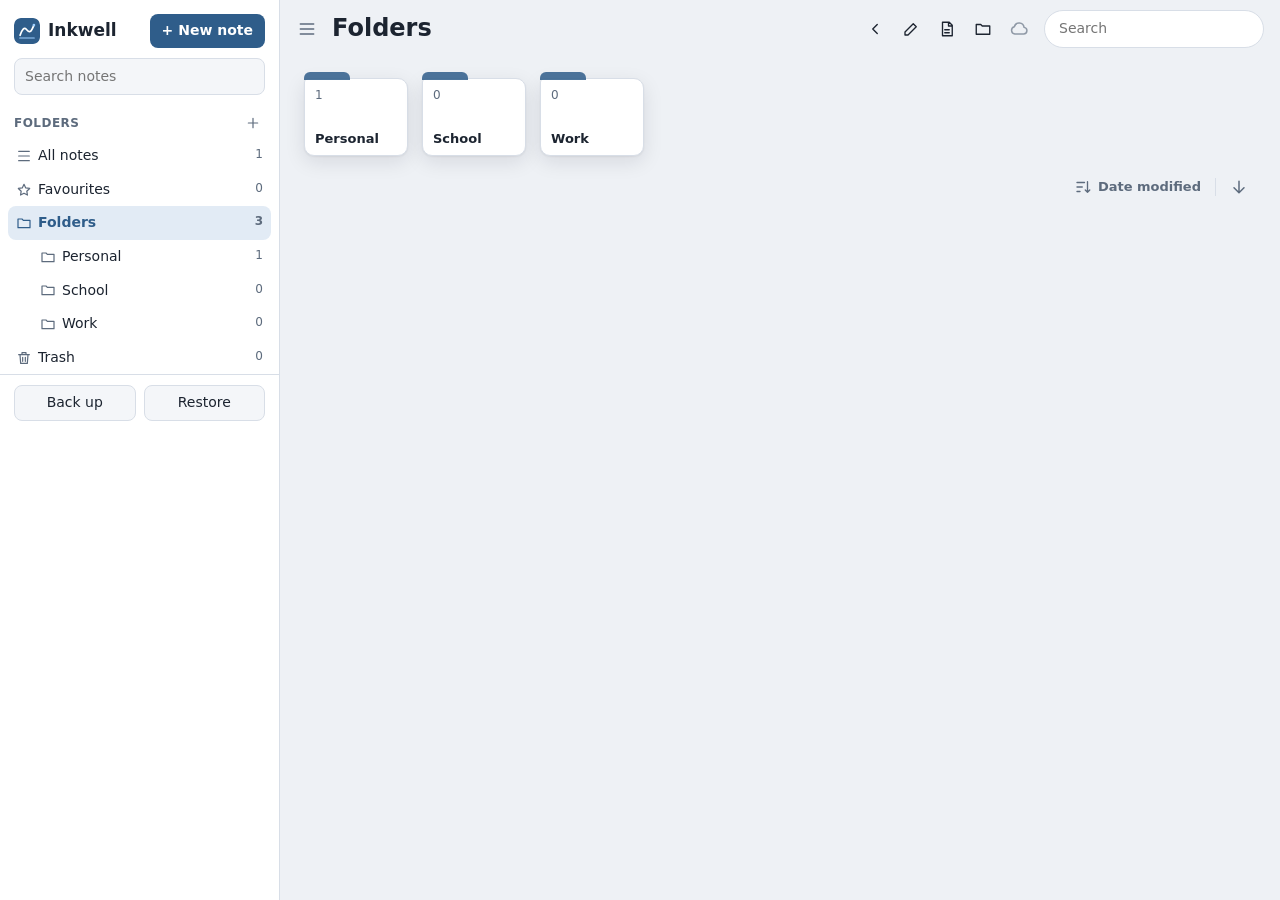
<file: app/index.html>
<!doctype html>
<html lang="en">
<head>
  <meta charset="utf-8">
  <meta name="viewport" content="width=device-width, initial-scale=1, viewport-fit=cover">
  <title>Inkwell Notes</title>
  <meta name="description" content="Handwritten notes, shapes and live math graphs for PC and tablet.">
  <meta name="theme-color" content="#2f5d8a">
  <link rel="manifest" href="manifest.webmanifest">
  <link rel="icon" href="icons/icon.svg" type="image/svg+xml">
  <link rel="apple-touch-icon" href="icons/icon-192.png">
  <link rel="stylesheet" href="styles.css">
</head>
<body>
  <div id="app">
    <aside id="sidebar" aria-label="Notes and folders">
      <div class="side-head">
        <div class="brand"><img src="icons/icon.svg" alt=""><span>Inkwell</span></div>
        <button id="newNoteBtn" class="primary">+ New note</button>
      </div>
      <button id="installBtn" class="install" hidden>Install app</button>
      <input id="search" type="search" placeholder="Search notes" aria-label="Search notes">
      <div class="section-label">Folders <button id="newFolderBtn" class="mini" title="New folder" aria-label="New folder"></button></div>
      <ul id="folderList"></ul>
      <div class="section-label notes-label">Notes</div>
      <ul id="noteList"></ul>
      <div class="side-foot">
        <button id="backupBtn" title="Download a backup file of all notes">Back up</button>
        <label class="btnlike" title="Load notes from a backup or note file">Restore<input id="restoreInput" type="file" accept="application/json,.json" hidden></label>
      </div>
    </aside>
    <div id="backdrop"></div>
    <main id="main">
      <section id="library" aria-label="Notes and folders">
        <header class="lib-head">
          <button id="libMenu" class="icon" title="Folders list" aria-label="Folders list"></button>
          <div class="lib-titles">
            <nav id="libCrumbs" aria-label="Folder path" hidden></nav>
            <h1 id="libTitle">Folders</h1>
          </div>
          <div class="lib-actions">
            <button id="libBack" class="act" title="Back to the open note"><span>Back to note</span></button>
            <button id="libCreate" class="act" title="Create note"><span>Create note</span></button>
            <button id="libImport" class="act" title="Import PDF"><span>Import PDF</span></button>
            <button id="libNewFolder" class="act" title="New folder"><span>New folder</span></button>
            <button id="libEmptyTrash" class="act danger-act" title="Empty Trash"><span>Empty Trash</span></button>
            <button id="libSelect" class="act" title="Select notes"><span>Select</span></button>
            <button id="libSync" class="icon sync-btn" title="Sync is off" aria-label="Sync" data-state="off" hidden></button>
            <input id="libSearch" type="search" placeholder="Search" aria-label="Search notes">
          </div>
        </header>
        <div class="lib-body">
          <div id="libFolders" class="lib-folders" hidden></div>
          <div class="lib-sortbar">
            <button id="libSort" class="lib-sort" title="Sort by" aria-haspopup="menu"><span id="libSortLabel">Date modified</span></button>
            <span class="lib-bar" aria-hidden="true"></span>
            <button id="libDir" class="icon" title="Descending" aria-label="Descending"></button>
          </div>
          <div id="libGrid" class="lib-grid"></div>
          <p id="libEmpty" class="lib-empty" hidden></p>
        </div>
        <div id="libPickBar" class="lib-pickbar" role="toolbar" aria-label="Selected notes" hidden></div>
      </section>
      <header id="topbar">
        <button id="menuBtn" class="icon" title="Notes list" aria-label="Notes list"></button>
        <button id="homeBtn" class="icon" title="All notes and folders" aria-label="All notes and folders"></button>
        <input id="titleInput" placeholder="Title" aria-label="Note title" autocomplete="off">
        <button id="recState" class="rec-state" title="Stop recording" hidden></button>
        <span id="saveState" aria-live="polite"></span>
        <button id="syncBtn" class="icon sync-btn" title="Sync is off" aria-label="Sync" data-state="off" hidden></button>
        <nav id="actions" aria-label="Note actions"></nav>
      </header>
      <nav id="rail" role="toolbar" aria-label="Tools"></nav>
      <div id="trashBanner" class="banner" hidden>
        <span>This note is in the Trash.</span>
        <button id="restoreNoteBtn">Restore</button>
        <button id="purgeNoteBtn" class="danger-btn">Delete forever</button>
      </div>
      <div id="recBar" hidden></div>
      <div id="workspace">
        <div id="stage">
          <div id="viewport">
            <div id="scroller">
              <div id="pageWrap">
                <canvas id="page"></canvas>
                <div id="cardLayer"></div>
                <canvas id="ink" aria-hidden="true"></canvas>
                <canvas id="live" aria-hidden="true"></canvas>
              </div>
            </div>
            <div id="zoomCtl" role="group" aria-label="Zoom">
              <button id="zoomInBtn" title="Zoom in (Ctrl +)" aria-label="Zoom in"></button>
              <button id="zoomLabel" title="Type a zoom level">100%</button>
              <button id="fitWidthBtn" title="Fit to width (Ctrl 0)" aria-label="Fit to width"></button>
              <button id="zoomOutBtn" title="Zoom out (Ctrl -)" aria-label="Zoom out"></button>
            </div>
            <button id="addPageBtn" title="Add page" aria-label="Add page"></button>
          </div>
          <aside id="toolPanel" aria-label="Tool settings"></aside>
        </div>
      </div>
    </main>
  </div>

  <div id="sorter" class="overlay" hidden>
    <div class="sorter-box" role="dialog" aria-label="Page sorter">
      <div class="sorter-head">
        <strong>Pages</strong>
        <span class="hint">Tap a page to jump to it.</span>
        <span class="spacer"></span>
        <button id="sorterAdd" class="pill">+ Add page</button>
        <button id="sorterClose" class="icon" title="Close" aria-label="Close"></button>
      </div>
      <div id="sorterGrid"></div>
    </div>
  </div>

  <input id="imageInput" type="file" accept="image/*" multiple hidden>
  <input id="cameraInput" type="file" accept="image/*" capture="environment" hidden>
  <input id="pdfInput" type="file" accept="application/pdf,.pdf" hidden>
  <div id="toast" role="status"></div>
  <script src="sync.js"></script>
  <script src="mathink.js"></script>
  <script src="app.js"></script>
</body>
</html>
</file>
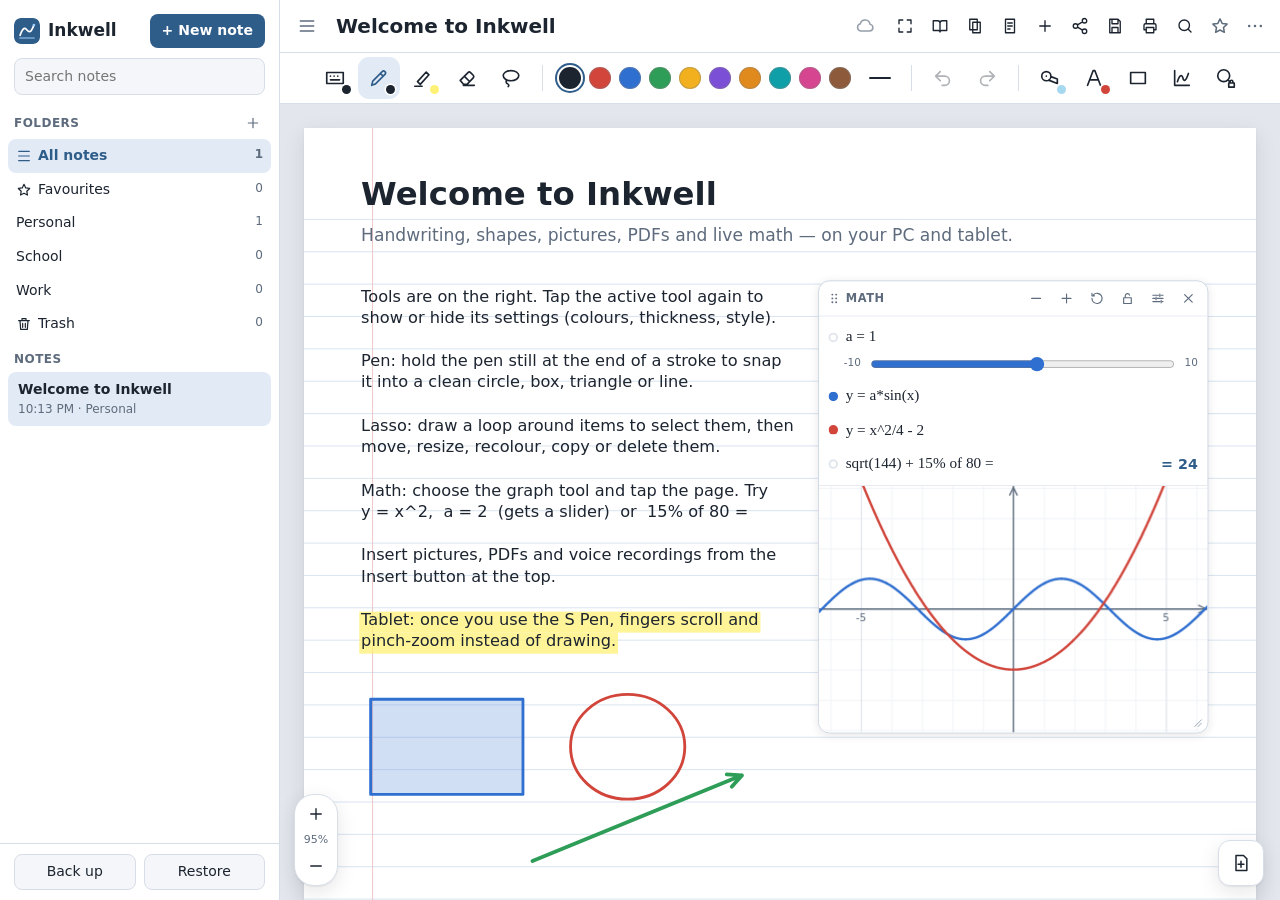
<file: inkwell-notes/index.html>
<!doctype html>
<html lang="en">
<head>
  <meta charset="utf-8">
  <meta name="viewport" content="width=device-width, initial-scale=1, viewport-fit=cover">
  <title>Inkwell Notes</title>
  <meta name="description" content="Handwritten notes, shapes and live math graphs for PC and tablet.">
  <meta name="theme-color" content="#2f5d8a">
  <link rel="manifest" href="manifest.webmanifest">
  <link rel="icon" href="icons/icon.svg" type="image/svg+xml">
  <link rel="apple-touch-icon" href="icons/icon-192.png">
  <link rel="stylesheet" href="styles.css">
</head>
<body>
  <div id="app">
    <aside id="sidebar" aria-label="Notes and folders">
      <div class="side-head">
        <div class="brand"><img src="icons/icon.svg" alt=""><span>Inkwell</span></div>
        <button id="newNoteBtn" class="primary">+ New note</button>
      </div>
      <button id="installBtn" class="install" hidden>Install app</button>
      <input id="search" type="search" placeholder="Search notes" aria-label="Search notes">
      <div class="section-label">Folders <button id="newFolderBtn" class="mini" title="New folder" aria-label="New folder"></button></div>
      <ul id="folderList"></ul>
      <div class="section-label">Notes</div>
      <ul id="noteList"></ul>
      <div class="side-foot">
        <button id="backupBtn" title="Download a backup file of all notes">Back up</button>
        <label class="btnlike" title="Load notes from a backup or note file">Restore<input id="restoreInput" type="file" accept="application/json,.json" hidden></label>
      </div>
    </aside>
    <div id="backdrop"></div>
    <main id="main">
      <header id="topbar">
        <button id="menuBtn" class="icon" title="Notes list" aria-label="Notes list"></button>
        <input id="titleInput" placeholder="Title" aria-label="Note title" autocomplete="off">
        <button id="recState" class="rec-state" title="Stop recording" hidden></button>
        <span id="saveState" aria-live="polite"></span>
        <button id="syncBtn" class="icon sync-btn" title="Sync is off" aria-label="Sync" data-state="off" hidden></button>
        <nav id="actions" aria-label="Note actions"></nav>
      </header>
      <nav id="rail" role="toolbar" aria-label="Tools"></nav>
      <div id="trashBanner" class="banner" hidden>
        <span>This note is in the Trash.</span>
        <button id="restoreNoteBtn">Restore</button>
        <button id="purgeNoteBtn" class="danger-btn">Delete forever</button>
      </div>
      <div id="recBar" hidden></div>
      <div id="workspace">
        <div id="stage">
          <div id="viewport">
            <div id="scroller">
              <div id="pageWrap">
                <canvas id="page"></canvas>
                <div id="cardLayer"></div>
                <canvas id="ink" aria-hidden="true"></canvas>
              </div>
            </div>
            <div id="zoomCtl" role="group" aria-label="Zoom">
              <button id="zoomInBtn" title="Zoom in (Ctrl +)" aria-label="Zoom in"></button>
              <button id="zoomLabel" title="Fit page to width (Ctrl 0)">100%</button>
              <button id="zoomOutBtn" title="Zoom out (Ctrl -)" aria-label="Zoom out"></button>
            </div>
            <button id="addPageBtn" title="Add page" aria-label="Add page"></button>
          </div>
          <aside id="toolPanel" aria-label="Tool settings"></aside>
        </div>
      </div>
    </main>
  </div>

  <div id="sorter" class="overlay" hidden>
    <div class="sorter-box" role="dialog" aria-label="Page sorter">
      <div class="sorter-head">
        <strong>Pages</strong>
        <span class="hint">Tap a page to jump to it.</span>
        <span class="spacer"></span>
        <button id="sorterAdd" class="pill">+ Add page</button>
        <button id="sorterClose" class="icon" title="Close" aria-label="Close"></button>
      </div>
      <div id="sorterGrid"></div>
    </div>
  </div>

  <input id="imageInput" type="file" accept="image/*" multiple hidden>
  <input id="cameraInput" type="file" accept="image/*" capture="environment" hidden>
  <input id="pdfInput" type="file" accept="application/pdf,.pdf" hidden>
  <div id="toast" role="status"></div>
  <script src="sync.js"></script>
  <script src="mathink.js"></script>
  <script src="app.js"></script>
</body>
</html>
</file>
<file: app/styles.css>
:root {
  --bg: #eef1f5;
  --panel: #ffffff;
  --panel-2: #f4f6f9;
  --text: #1c2430;
  --muted: #5d6b7d;
  --border: #d8dee7;
  --accent: #2f5d8a;
  --accent-ink: #ffffff;
  --accent-soft: #e2ebf5;
  --danger: #b3261e;
  --desk: #e3e7ed;
  --shadow: 0 1px 2px rgba(16, 24, 40, .06), 0 6px 20px rgba(16, 24, 40, .1);
  color-scheme: light;
}
@media (prefers-color-scheme: dark) {
  :root:not([data-theme="light"]) {
    --bg: #121417;
    --panel: #1b1e23;
    --panel-2: #24282f;
    --text: #e8ebef;
    --muted: #9aa3ae;
    --border: #2d323a;
    --accent: #86b6e6;
    --accent-ink: #0c1620;
    --accent-soft: #233447;
    --danger: #ff8a80;
    --desk: #2b2e33;
    --shadow: 0 1px 2px rgba(0, 0, 0, .4), 0 8px 24px rgba(0, 0, 0, .4);
    color-scheme: dark;
  }
}
:root[data-theme="dark"] {
  --bg: #121417;
  --panel: #1b1e23;
  --panel-2: #24282f;
  --text: #e8ebef;
  --muted: #9aa3ae;
  --border: #2d323a;
  --accent: #86b6e6;
  --accent-ink: #0c1620;
  --accent-soft: #233447;
  --danger: #ff8a80;
  --desk: #2b2e33;
  --shadow: 0 1px 2px rgba(0, 0, 0, .4), 0 8px 24px rgba(0, 0, 0, .4);
  color-scheme: dark;
}

* { box-sizing: border-box; }
html, body { height: 100%; margin: 0; }
body {
  background: var(--bg);
  color: var(--text);
  font: 14px/1.4 "Segoe UI", system-ui, -apple-system, Roboto, sans-serif;
  overflow: hidden;
  -webkit-tap-highlight-color: transparent;
}
button, input, select { font: inherit; color: inherit; }
button { cursor: pointer; }
button:disabled { cursor: default; }
svg { width: 20px; height: 20px; fill: none; stroke: currentColor; stroke-width: 1.8; stroke-linecap: round; stroke-linejoin: round; flex: none; }
:focus-visible { outline: 2px solid var(--accent); outline-offset: 1px; }
.dots-icon svg { stroke-width: 3; }

#app { display: grid; grid-template-columns: 280px 1fr; height: 100vh; height: 100dvh; transition: grid-template-columns .2s ease; }
body.side-collapsed #app { grid-template-columns: 0 1fr; }

/* ---------- sidebar ---------- */
#sidebar { background: var(--panel); border-right: 1px solid var(--border); display: flex; flex-direction: column; min-width: 0; min-height: 0; overflow: hidden; }
.side-head { display: flex; align-items: center; justify-content: space-between; gap: 8px; padding: 14px 14px 10px; }
.brand { display: flex; align-items: center; gap: 8px; font-weight: 650; font-size: 17px; white-space: nowrap; }
.brand img { width: 26px; height: 26px; border-radius: 7px; }
.primary { background: var(--accent); color: var(--accent-ink); border: 0; border-radius: 8px; padding: 7px 12px; font-weight: 600; white-space: nowrap; }
.install { margin: 0 14px 8px; border: 1px dashed var(--accent); color: var(--accent); background: none; border-radius: 8px; padding: 6px; font-weight: 600; }
#search { margin: 0 14px 6px; padding: 8px 10px; border: 1px solid var(--border); border-radius: 8px; background: var(--panel-2); min-width: 0; }
.section-label { display: flex; align-items: center; justify-content: space-between; padding: 10px 14px 4px; font-size: 12px; font-weight: 600; letter-spacing: .04em; text-transform: uppercase; color: var(--muted); }
ul { list-style: none; margin: 0; padding: 0; }
#folderList { padding: 0 8px; max-height: 38vh; overflow: auto; }
#noteList { padding: 0 8px 8px; overflow: auto; flex: 1; min-height: 0; }
.folder { display: flex; align-items: center; gap: 2px; border-radius: 8px; }
.folder.active { background: var(--accent-soft); }
.folder-btn { flex: 1; display: flex; justify-content: space-between; gap: 8px; background: none; border: 0; padding: 7px 8px; text-align: left; border-radius: 8px; min-width: 0; }
.folder.active .folder-btn { color: var(--accent); font-weight: 600; }
.folder .icon { width: 30px; height: 30px; }
.folder.sub { padding-left: calc((var(--d) - 1) * 14px); }
.folder .fname { display: flex; align-items: center; gap: 6px; }
.folder .fname svg { width: 16px; height: 16px; color: var(--muted); }
.folder.active .fname svg { color: var(--accent); }
.twisty { width: 22px; height: 30px; display: grid; place-items: center; border: 0; background: none; padding: 0; color: var(--muted); flex: none; border-radius: 6px; }
.twisty.none { visibility: hidden; }
.twisty svg { width: 14px; height: 14px; transition: transform .15s; }
.twisty.open svg { transform: rotate(90deg); }
.twisty:hover { background: var(--panel-2); }
.folder .icon svg { width: 16px; height: 16px; }
.folder.sys .fname { display: flex; align-items: center; gap: 6px; }
.folder.sys svg { width: 16px; height: 16px; }
.count { color: var(--muted); font-size: 12px; }
.fname { overflow: hidden; text-overflow: ellipsis; white-space: nowrap; }
.note-item { width: 100%; display: flex; flex-direction: column; gap: 2px; background: none; border: 0; border-radius: 8px; padding: 8px 10px; text-align: left; }
.note-item:hover, .folder-btn:hover { background: var(--panel-2); }
.note-item.active { background: var(--accent-soft); }
.ntitle { font-weight: 600; overflow: hidden; text-overflow: ellipsis; white-space: nowrap; }
.nmeta { font-size: 12px; color: var(--muted); }
.nstar { color: #e3a008; margin-right: 4px; }
li.empty { color: var(--muted); padding: 10px; font-size: 13px; }
.empty-trash { width: 100%; margin: 4px 0 8px; border: 1px solid var(--border); background: var(--panel-2); color: var(--danger); border-radius: 8px; padding: 6px; }
.side-foot { display: flex; gap: 8px; padding: 10px 14px; border-top: 1px solid var(--border); }
.side-foot button, .btnlike { flex: 1; text-align: center; background: var(--panel-2); border: 1px solid var(--border); border-radius: 8px; padding: 7px 8px; cursor: pointer; }
button.icon, .mini { display: inline-grid; place-items: center; width: 34px; height: 34px; border: 0; background: none; border-radius: 8px; color: var(--muted); padding: 0; flex: none; }
button.icon:hover, .mini:hover { background: var(--panel-2); color: var(--text); }
button.icon:disabled { opacity: .35; background: none; }
.mini { width: 24px; height: 24px; }
.mini svg { width: 16px; height: 16px; }
.danger:hover { color: var(--danger) !important; }

/* ---------- top bar ---------- */
#main { display: flex; flex-direction: column; min-width: 0; min-height: 0; }
#topbar { display: flex; align-items: center; gap: 6px; padding: 6px 8px 6px 10px; background: var(--panel); border-bottom: 1px solid var(--border); min-height: 52px; }
#titleInput { flex: 1 1 140px; min-width: 70px; border: 0; background: none; font-size: 20px; font-weight: 650; padding: 6px 6px; border-radius: 6px; }
#titleInput:focus { outline: 2px solid var(--accent-soft); }
#saveState { font-size: 12px; color: var(--muted); white-space: nowrap; }
#actions { display: flex; align-items: center; gap: 1px; flex: 0 1 auto; min-width: 0; }
.act { display: flex; align-items: center; gap: 6px; border: 0; background: none; padding: 7px 9px; border-radius: 8px; white-space: nowrap; color: var(--text); font-size: 13px; }
.act:hover { background: var(--panel-2); }
.act.on { background: var(--accent-soft); color: var(--accent); }
.act svg { width: 18px; height: 18px; }
#favBtn.on { color: #e3a008; }
#favBtn.on svg { fill: currentColor; }
.rec-state { border: 0; background: #fde7e5; color: #b3261e; font-weight: 600; font-size: 13px; font-variant-numeric: tabular-nums; white-space: nowrap; border-radius: 999px; padding: 4px 10px; }
.rec-state[hidden] { display: none; }
@media (max-width: 1560px) { .act span { display: none; } .act { padding: 8px; } }
@media (max-width: 820px) { .act-full, .act-pages, .act-print, .act-search { display: none; } #saveState { display: none; } }
@media (max-width: 560px) { .act-read, .act-share { display: none; } }

.banner { display: flex; align-items: center; gap: 10px; flex-wrap: wrap; padding: 8px 14px; background: #fff4e0; color: #6b4500; border-bottom: 1px solid #f1d9a8; font-size: 13px; }
.banner[hidden] { display: none; }
.banner button { border: 1px solid #d9b46a; background: #fff; color: #6b4500; border-radius: 8px; padding: 4px 10px; }
.banner .danger-btn { border-color: #e3a5a0; color: #b3261e; }
@media (prefers-color-scheme: dark) {
  :root:not([data-theme="light"]) .banner { background: #3a2c10; color: #f3d9a4; border-color: #5a4518; }
  :root:not([data-theme="light"]) .banner button { background: #2a210c; color: #f3d9a4; border-color: #6a5320; }
  :root:not([data-theme="light"]) .rec-state { background: #4a1f1c; color: #ffb4ab; }
}
#recBar { display: flex; flex-wrap: wrap; gap: 8px; padding: 6px 12px; background: var(--panel); border-bottom: 1px solid var(--border); }
#recBar[hidden] { display: none; }
.rec-item { display: flex; align-items: center; gap: 4px; background: var(--panel-2); border: 1px solid var(--border); border-radius: 10px; padding: 2px 4px 2px 8px; }
.rec-item audio { height: 32px; width: 230px; max-width: 52vw; }
.rec-name { border: 0; background: none; font-size: 13px; font-weight: 600; max-width: 140px; overflow: hidden; text-overflow: ellipsis; white-space: nowrap; padding: 2px; }

/* ---------- workspace: page, rail, panel ---------- */
#workspace { flex: 1; min-height: 0; display: flex; }
#stage { flex: 1; min-width: 0; display: flex; position: relative; }
#viewport { flex: 1; min-width: 0; position: relative; display: flex; }
#scroller { position: relative; flex: 1; min-width: 0; overflow: auto; background: var(--desk); padding: 24px 24px 90px; overscroll-behavior: contain; }
#pageWrap { position: relative; margin: 0 auto; background: #fff; box-shadow: var(--shadow); }
/* stops the browser zooming the whole app; the note's own zoom (and zoom lock) handle pinching */
html { touch-action: pan-x pan-y; }
#page { position: absolute; left: 0; top: 0; display: block; touch-action: none; }
#page[data-tool="pen"], #page[data-tool="highlighter"], #page[data-tool="shape"], #page[data-tool="math"] { cursor: crosshair; }
#page[data-tool="text"] { cursor: text; }
#page[data-tool="eraser"] { cursor: cell; }
#page[data-tool="read"], #page[data-tool="cursor"] { cursor: grab; }
#cardLayer { position: absolute; left: 0; top: 0; transform-origin: 0 0; pointer-events: none; }
#cardLayer > * { pointer-events: auto; }
/* math cards are only interactive with the graph tool; other tools write on top of them */
body:not(.cards-live) #cardLayer > .mcard { pointer-events: none; }
#ink, #live { position: absolute; left: 0; top: 0; display: block; pointer-events: none; }

#zoomCtl { position: absolute; left: 14px; bottom: 14px; z-index: 10; display: flex; flex-direction: column; align-items: center; background: var(--panel); border: 1px solid var(--border); border-radius: 20px; padding: 4px; box-shadow: var(--shadow); }
#zoomCtl button { width: 34px; height: 30px; border: 0; background: none; border-radius: 16px; display: grid; place-items: center; color: var(--text); padding: 0; }
#zoomCtl button:hover { background: var(--panel-2); }
#zoomCtl svg { width: 18px; height: 18px; }
#zoomLabel { font-size: 11px; color: var(--muted) !important; height: 22px !important; }
#zoomLabel[hidden] { display: none; }
#zoomInput { width: 42px; height: 22px; box-sizing: border-box; border: 1px solid var(--accent); border-radius: 6px; background: var(--panel-2); color: var(--text); font: 11px system-ui, sans-serif; text-align: center; padding: 0 2px; outline: none; }
#addPageBtn { position: absolute; right: 16px; bottom: 14px; z-index: 10; width: 46px; height: 46px; border-radius: 12px; background: var(--panel); border: 1px solid var(--border); box-shadow: var(--shadow); display: grid; place-items: center; color: var(--text); }
#addPageBtn:hover { background: var(--panel-2); }

/* tool bar across the top */
#rail { display: flex; align-items: center; justify-content: center; gap: 2px; padding: 4px 10px; min-height: 50px; background: var(--panel); border-bottom: 1px solid var(--border); overflow-x: auto; overflow-y: hidden; scrollbar-width: thin; }
.rb { position: relative; width: 42px; height: 42px; flex: none; display: grid; place-items: center; border: 0; border-radius: 11px; background: none; color: var(--text); padding: 0; }
.rb:hover { background: var(--panel-2); }
.rb.active { background: var(--accent-soft); color: var(--accent); }
.rb:disabled { opacity: .35; background: none; }
.rb[hidden] { display: none; }
.rb svg { width: 22px; height: 22px; }
.rb .cdot { position: absolute; right: 5px; bottom: 5px; width: 9px; height: 9px; border-radius: 50%; background: var(--c, transparent); box-shadow: 0 0 0 1.5px var(--panel); }
.rail-sep { width: 1px; height: 26px; background: var(--border); margin: 0 8px; flex: none; }
.quick-colors { display: flex; align-items: center; gap: 8px; padding: 0 6px; flex: none; }
.quick-colors[hidden] { display: none; }
/* narrower screens: the ten swatches stay in one row, a little closer together */
@media (max-width: 1279px) {
  .quick-colors { gap: 6px; padding: 0 4px; }
  .quick-colors .qc { width: 20px; height: 20px; }
}
.qc { width: 22px; height: 22px; border-radius: 50%; border: 0; padding: 0; background: var(--c); box-shadow: inset 0 0 0 1px rgba(127, 127, 127, .4); flex: none; }
.qc.active { box-shadow: 0 0 0 2px var(--panel), 0 0 0 4px var(--accent); }
.thick-btn i { display: block; width: 22px; border-radius: 9px; background: currentColor; }
#zoomLockBtn.active { background: var(--accent-soft); color: var(--accent); }
body.reading #rail .rb[data-tool] { opacity: .55; }
body.reading #toolPanel { display: none !important; }

/* tool settings pop-up, opened by tapping the active tool again */
#toolPanel { position: absolute; top: 8px; left: 8px; z-index: 30; width: 300px; max-width: calc(100% - 16px); max-height: calc(100% - 16px); overflow-y: auto; background: var(--panel); border: 1px solid var(--border); border-radius: 16px; box-shadow: var(--shadow); padding: 14px 16px 18px; }
body:not(.panel-open) #toolPanel { display: none; }
.ph { font-weight: 650; font-size: 15px; margin: 2px 0 12px; }
.pdiv { border-top: 1px dashed var(--border); margin: 14px 0; }
.pen-types { display: flex; justify-content: space-around; gap: 4px; margin: 0 0 14px; padding-bottom: 10px; border-bottom: 1px solid var(--border); }
.pen-type { position: relative; width: 46px; height: 64px; border: 0; background: none; border-radius: 10px; display: grid; place-items: end center; padding: 0 0 6px; color: var(--muted); }
.pen-type svg { width: 30px; height: 48px; stroke-width: 1.4; }
.pen-type i { position: absolute; left: 50%; bottom: 3px; width: 14px; height: 4px; margin-left: -7px; border-radius: 3px; background: var(--c); }
.pen-type.on { color: var(--text); background: var(--accent-soft); }
.pen-type.on svg { transform: translateY(-4px); }
.stepper { display: flex; align-items: center; gap: 6px; margin-top: 2px; }
.step { width: 30px; height: 30px; flex: none; border: 0; background: none; border-radius: 50%; display: grid; place-items: center; color: var(--text); padding: 0; }
.step:hover { background: var(--panel-2); }
.range-wrap { position: relative; flex: 1; display: flex; align-items: center; height: 34px; }
.range-wrap .range { width: 100%; }
.stepper.opacity .range { height: 14px; border-radius: 7px; -webkit-appearance: none; appearance: none; background: linear-gradient(90deg, transparent, var(--c)), repeating-conic-gradient(#9aa6b4 0 25%, #e9edf2 0 50%) 0 0 / 10px 10px; }
.stepper.opacity .range::-webkit-slider-thumb { -webkit-appearance: none; width: 22px; height: 22px; border-radius: 50%; background: var(--panel); border: 2px solid var(--accent); }
.stepper.opacity .range::-moz-range-thumb { width: 18px; height: 18px; border-radius: 50%; background: var(--panel); border: 2px solid var(--accent); }
.bubble { position: absolute; top: -14px; transform: translateX(-50%); font-size: 10px; font-weight: 700; color: var(--muted); pointer-events: none; font-variant-numeric: tabular-nums; }
.line-styles { display: grid; grid-template-columns: 1fr 1fr; gap: 8px; margin: 10px 0 8px; }
.ls { height: 34px; border: 1px solid var(--border); border-radius: 999px; background: none; display: grid; place-items: center; color: var(--text); padding: 0; }
.ls.on { background: var(--accent-soft); border-color: var(--accent); }
.ls-svg { width: 64px; height: 16px; }
.radios { display: flex; flex-direction: column; gap: 2px; margin-bottom: 10px; }
.radio-row { display: flex; align-items: center; gap: 12px; border: 0; background: none; border-radius: 10px; padding: 9px 6px; text-align: left; font-size: 14px; }
.radio-row:hover { background: var(--panel-2); }
.radio-row svg { width: 20px; height: 20px; color: var(--muted); }
.radio { width: 20px; height: 20px; border-radius: 50%; border: 2px solid var(--muted); flex: none; display: grid; place-items: center; }
.radio-row.on .radio { border-color: var(--accent); }
.radio-row.on .radio::after { content: ""; width: 10px; height: 10px; border-radius: 50%; background: var(--accent); }
.seg-pill { display: flex; gap: 6px; margin: 0 0 12px; }
.seg-pill button { flex: 1; border: 0; border-radius: 999px; padding: 9px; background: none; color: var(--muted); font-weight: 600; }
.seg-pill button.on { background: var(--panel-2); color: var(--text); box-shadow: inset 0 0 0 1px var(--border); }
.tape-preview { height: 72px; border-radius: 12px; background: var(--panel-2); display: grid; place-items: center; margin-bottom: 10px; overflow: hidden; }
.tape-preview canvas { width: 100%; height: 64px; }
.tape-grid { display: grid; grid-template-columns: 1fr 1fr; gap: 10px; margin-bottom: 10px; }
.tape-sw { height: 30px; border: 2px solid transparent; border-radius: 6px; padding: 0; background: none; overflow: hidden; }
.tape-sw canvas { width: 100%; height: 100%; display: block; }
.tape-sw.on { border-color: var(--accent); box-shadow: 0 0 0 2px var(--panel) inset; }
.fav-row { display: flex; flex-wrap: wrap; gap: 6px; margin-bottom: 10px; }
.fav { position: relative; width: 40px; height: 52px; border: 1px solid var(--border); border-radius: 10px; background: var(--panel-2); display: grid; place-items: center; padding: 0; color: var(--text); }
.fav svg { width: 22px; height: 34px; stroke-width: 1.4; }
.fav i { position: absolute; left: 50%; bottom: 4px; width: 12px; height: 4px; margin-left: -6px; border-radius: 3px; background: var(--c); }
.fav.removing { border-color: var(--danger); animation: wiggle .5s ease-in-out infinite alternate; }
@keyframes wiggle { from { transform: rotate(-3deg); } to { transform: rotate(3deg); } }
@media (prefers-reduced-motion: reduce) { .fav.removing { animation: none; } }
.fav-ctl { display: flex; gap: 10px; }
.pill-btn { flex: 1; height: 38px; border: 2px solid var(--border); border-radius: 999px; background: none; display: grid; place-items: center; color: var(--text); }
.pill-btn:disabled { opacity: .4; }
.pill-btn.on { border-color: var(--danger); color: var(--danger); }
.round-btn { border-radius: 999px !important; justify-content: center; font-weight: 600; }
.hint .center { text-align: center; margin-top: 10px; }
.size-row { display: flex; align-items: center; gap: 12px; margin-bottom: 12px; }
.size-ic svg { width: 24px; height: 24px; }
.size-dd { flex: 1; display: flex; align-items: center; justify-content: space-between; border: 1px solid var(--border); background: var(--panel-2); border-radius: 8px; padding: 6px 10px; font-weight: 600; font-variant-numeric: tabular-nums; }
.size-list { display: grid; grid-template-columns: repeat(5, 1fr); gap: 4px; margin: -4px 0 12px; padding: 6px; border: 1px solid var(--border); border-radius: 10px; background: var(--panel-2); }
.size-list button { border: 0; background: none; border-radius: 6px; padding: 6px 0; font-variant-numeric: tabular-nums; }
.size-list button:hover { background: var(--panel); }
.size-list button.on { background: var(--accent-soft); color: var(--accent); font-weight: 700; }
.fmt.spread { justify-content: space-between; margin-bottom: 12px; }
.fmt svg { width: 20px; height: 20px; }
.sw-tool { aspect-ratio: 1; width: 100%; border: 0; padding: 0; border-radius: 50%; background: var(--panel-2); display: grid; place-items: center; color: var(--text); box-shadow: inset 0 0 0 1px var(--border); }
.sw-tool svg { width: 60%; height: 60%; }
.psec { margin: 0 0 18px; }
.plabel { display: flex; justify-content: space-between; align-items: center; font-size: 12px; color: var(--muted); margin-bottom: 8px; font-weight: 600; }
.cgrid { display: grid; grid-template-columns: repeat(8, minmax(0, 1fr)); gap: 7px; }
.cgrid > * { min-width: 0; }
.sw { aspect-ratio: 1; width: 100%; border-radius: 50%; border: 0; padding: 0; background: var(--c); box-shadow: inset 0 0 0 1px rgba(127, 127, 127, .35); }
.sw.active { box-shadow: 0 0 0 2px var(--panel), 0 0 0 4px var(--accent); }
.sw.none { background: linear-gradient(135deg, transparent 44%, #d1453b 44% 56%, transparent 56%), var(--panel-2); }
.sw-custom { aspect-ratio: 1; width: 100%; border: 0; padding: 0; border-radius: 50%; overflow: hidden; background: conic-gradient(#d1453b, #f2b01e, #2e9d57, #38b6e8, #7b4fd6, #d1453b); cursor: pointer; }
.sw-custom::-webkit-color-swatch-wrapper { padding: 0; }
.sw-custom::-webkit-color-swatch { border: 0; border-radius: 50%; opacity: 0; }
.sw-custom::-moz-color-swatch { opacity: 0; }
.range { width: 100%; accent-color: var(--accent); margin: 0; }
.tprev { height: 34px; display: grid; place-items: center; background: var(--panel-2); border-radius: 9px; margin-top: 8px; overflow: hidden; }
.tprev i { display: block; width: 70%; border-radius: 99px; background: var(--c); }
.seg { display: flex; border: 1px solid var(--border); border-radius: 9px; overflow: hidden; }
.seg button { flex: 1; border: 0; background: none; padding: 8px 6px; font-size: 13px; }
.seg button + button { border-left: 1px solid var(--border); }
.seg button.on { background: var(--accent-soft); color: var(--accent); font-weight: 600; }
.fmt { display: flex; gap: 6px; flex-wrap: wrap; }
.fmt button { min-width: 38px; height: 36px; border: 1px solid var(--border); background: var(--panel); border-radius: 8px; font-size: 15px; padding: 0 8px; }
.fmt button.on { background: var(--accent-soft); border-color: var(--accent); color: var(--accent); }
.fmt .val { min-width: 48px; display: grid; place-items: center; font-weight: 600; font-variant-numeric: tabular-nums; }
.toggle { display: flex; align-items: center; justify-content: space-between; gap: 10px; padding: 8px 0; cursor: pointer; }
.toggle input { -webkit-appearance: none; appearance: none; width: 40px; height: 22px; border-radius: 999px; background: var(--border); position: relative; flex: none; cursor: pointer; transition: background .15s; margin: 0; }
.toggle input::after { content: ""; position: absolute; top: 3px; left: 3px; width: 16px; height: 16px; border-radius: 50%; background: #fff; transition: left .15s; box-shadow: 0 1px 2px rgba(0, 0, 0, .3); }
.toggle input:checked { background: var(--accent); }
.toggle input:checked::after { left: 21px; }
.toggle b { display: block; font-weight: 600; font-size: 13px; }
.toggle small { display: block; color: var(--muted); font-size: 12px; line-height: 1.35; }
.pbtn { display: flex; align-items: center; justify-content: center; gap: 8px; width: 100%; border: 1px solid var(--border); background: var(--panel-2); border-radius: 9px; padding: 9px; margin-top: 6px; }
.pbtn:hover { border-color: var(--accent); }
.pbtn.danger { color: var(--danger); }
.prow { display: grid; grid-template-columns: repeat(3, 1fr); gap: 6px; }
.prow .pbtn { margin: 0; flex-direction: column; gap: 2px; font-size: 12px; padding: 8px 4px; }
.shape-grid { display: grid; grid-template-columns: repeat(4, 1fr); gap: 6px; }
.shape-grid button { height: 44px; border: 1px solid var(--border); background: var(--panel); border-radius: 9px; display: grid; place-items: center; }
.shape-grid button.on { background: var(--accent-soft); border-color: var(--accent); color: var(--accent); }
.hint { font-size: 13px; color: var(--muted); line-height: 1.55; }
.hint code { background: var(--panel-2); border: 1px solid var(--border); padding: 0 5px; border-radius: 5px; font-size: 12px; color: var(--text); }
.hint p { margin: 0 0 8px; }

/* ---------- menus ---------- */
.menu { position: fixed; z-index: 70; display: flex; flex-direction: column; min-width: 220px; max-width: min(360px, calc(100vw - 16px)); max-height: calc(100vh - 80px); overflow: auto; padding: 6px; background: var(--panel); border: 1px solid var(--border); border-radius: 12px; box-shadow: var(--shadow); }
.menu[hidden] { display: none; }
.menu > button { display: flex; align-items: center; gap: 10px; border: 0; background: none; border-radius: 8px; padding: 8px 10px; text-align: left; }
.menu > button:hover { background: var(--panel-2); }
.menu > button.danger { color: var(--danger); }
.menu-label { font-size: 11px; font-weight: 600; text-transform: uppercase; letter-spacing: .05em; color: var(--muted); padding: 8px 10px 4px; }
.menu-sep { height: 1px; background: var(--border); margin: 6px 4px; }
.menu select { margin: 2px 10px 6px; padding: 6px 8px; border: 1px solid var(--border); border-radius: 8px; background: var(--panel-2); }
.tpl-grid { display: grid; grid-template-columns: repeat(3, 1fr); gap: 8px; padding: 4px 8px 8px; }
.tpl { display: flex; flex-direction: column; align-items: center; gap: 4px; border: 1px solid var(--border); background: var(--panel-2); border-radius: 10px; padding: 6px; font-size: 12px; }
.tpl canvas { width: 54px; height: 76px; border-radius: 3px; box-shadow: 0 0 0 1px rgba(127, 127, 127, .3); }
.tpl.on { border-color: var(--accent); color: var(--accent); font-weight: 600; }
.def-style { display: grid; grid-template-columns: 1fr 1fr; gap: 8px; padding: 2px 8px 6px; }
.def-style label { display: flex; flex-direction: column; gap: 3px; font-size: 12px; color: var(--muted); }
.menu .def-style select { margin: 0; width: 100%; color: var(--text); }
.paper-row { display: flex; gap: 8px; padding: 4px 8px 8px; }
.paper { display: flex; flex-direction: column; align-items: center; gap: 4px; border: 0; background: none; font-size: 12px; padding: 2px; }
.paper i { width: 34px; height: 34px; border-radius: 50%; background: var(--c); box-shadow: inset 0 0 0 1px rgba(127, 127, 127, .4); }
.paper.on i { box-shadow: 0 0 0 2px var(--panel), 0 0 0 4px var(--accent); }

/* ---------- page sorter ---------- */
.overlay { position: fixed; inset: 0; z-index: 60; background: rgba(0, 0, 0, .5); display: grid; place-items: center; padding: 16px; }
.overlay[hidden] { display: none; }
.sorter-box { background: var(--panel); border-radius: 14px; width: min(1040px, 100%); max-height: 100%; display: flex; flex-direction: column; box-shadow: var(--shadow); }
.sorter-head { display: flex; align-items: center; gap: 10px; padding: 12px 14px; border-bottom: 1px solid var(--border); }
.sorter-head .hint { font-size: 12px; }
.spacer { flex: 1; }
.pill { border: 1px solid var(--border); background: var(--panel-2); border-radius: 999px; padding: 6px 12px; }
#sorterGrid { display: grid; grid-template-columns: repeat(auto-fill, minmax(160px, 1fr)); gap: 18px; padding: 18px; overflow: auto; }
.pthumb { display: flex; flex-direction: column; align-items: center; gap: 6px; }
.pthumb canvas { border-radius: 4px; box-shadow: 0 0 0 1px var(--border), var(--shadow); cursor: pointer; background: #fff; }
.pbar { display: flex; align-items: center; gap: 2px; }
.pbar span { font-weight: 600; min-width: 28px; text-align: center; color: var(--muted); }

/* ---------- text editor & math cards ---------- */
.text-editor {
  position: absolute; margin: 0; padding: 0 2px; border: 1px dashed #2f6fd0; background: rgba(255, 255, 255, .12);
  outline: none; resize: none; overflow: hidden; white-space: pre; min-height: 1.3em; line-height: 1.3;
  font-family: "Segoe UI", system-ui, -apple-system, Roboto, sans-serif;
}
.mcard { position: absolute; background: #fff; color: #1c2430; border: 1px solid #cfd7e2; border-radius: 12px; box-shadow: 0 2px 10px rgba(16, 24, 40, .1); font: 15px/1.35 "Segoe UI", system-ui, sans-serif; color-scheme: light; }
.mhead { display: flex; align-items: center; gap: 4px; padding: 4px 6px 4px 8px; border-bottom: 1px solid #e6ebf1; cursor: grab; touch-action: none; user-select: none; -webkit-user-select: none; color: #5d6b7d; font-size: 12px; font-weight: 600; text-transform: uppercase; letter-spacing: .05em; }
.mgrip { display: grid; place-items: center; }
.mgrip svg { stroke-width: 3; width: 16px; height: 16px; }
.mspacer { flex: 1; }
.mbtn { display: grid; place-items: center; width: 28px; height: 28px; border: 0; background: none; border-radius: 6px; color: #5d6b7d; padding: 0; }
.mbtn:hover { background: #eef2f6; color: #1c2430; }
.mbtn svg { width: 16px; height: 16px; }
.mrows { padding: 4px 0; }
.mrows[hidden] { display: none; }
.mline { display: flex; align-items: center; gap: 6px; padding: 0 10px; }
.mdot { width: 10px; height: 10px; border-radius: 50%; flex: none; border: 2px solid #e1e6ec; }
.mdot.on { border-color: transparent; }
.min { flex: 1; min-width: 0; border: 0; background: none; padding: 7px 2px; font: 16px/1.3 "Cambria Math", Cambria, "Segoe UI", serif; color: #1c2430; outline: none; border-bottom: 1px solid transparent; border-radius: 0; }
.min:focus { border-bottom-color: #2f6fd0; }
.min::placeholder { color: #9aa6b4; }
.mres { flex: none; max-width: 55%; color: #2f5d8a; font-weight: 600; white-space: nowrap; overflow: hidden; text-overflow: ellipsis; font-variant-numeric: tabular-nums; }
.mrow.err .mres { color: #b3261e; font-weight: 400; font-size: 12px; }
.mlim { flex: none; height: 24px; padding: 0 8px; border: 1px dashed #c3ccd8; border-radius: 12px; background: none; color: #8a96a5; font: 12px "Segoe UI", system-ui, sans-serif; white-space: nowrap; opacity: 0; transition: opacity .12s; }
.mlim[hidden] { display: none; }
.mrow:hover .mlim, .mrow:focus-within .mlim, .mlim.set { opacity: 1; }
.mlim.set { border-style: solid; border-color: #b8cdea; background: #eef4fc; color: #2f5d8a; font-family: "Cambria Math", Cambria, serif; font-size: 13px; }
.mlim:hover { border-color: #2f6fd0; color: #2f6fd0; }
@media (pointer: coarse) { .mlim { opacity: 1; } }
.lpop-x { display: flex; align-items: center; gap: 5px; white-space: nowrap; color: #5d6b7d; font-size: 13px; }
.lpop-x input { width: 44px; min-width: 0; padding: 4px 2px; border: 0; border-bottom: 1px solid #9aa6b4; background: none; color: #1c2430; font: 14px "Cambria Math", Cambria, serif; text-align: center; }
.lpop-x input:focus { outline: none; border-bottom-color: #2f6fd0; }
.lpop-x input.bad { border-bottom-color: #b3261e; color: #b3261e; }
.lpop-clear { margin-left: auto; border: 0; background: none; color: #2f6fd0; font-size: 12px; padding: 2px 4px; border-radius: 4px; }
.lpop-clear:hover { background: #eef4fc; }
.mslider { display: flex; align-items: center; gap: 8px; padding: 0 10px 6px 26px; font-size: 11px; color: #5d6b7d; }
.mslider[hidden] { display: none; }
.madd { display: flex; align-items: center; flex-wrap: wrap; gap: 6px; padding: 0 10px 8px 26px; font-size: 12px; color: #5d6b7d; }
.madd[hidden] { display: none; }
.madd-btn { min-width: 34px; height: 28px; padding: 0 10px; border: 1px solid #cfd7e2; border-radius: 6px; background: #f4f6f9; color: #1c2430; font: italic 15px "Cambria Math", Cambria, serif; }
.madd-btn:hover { background: #e2ebf5; border-color: #2f6fd0; }
.madd-btn.all { background: #2f6fd0; border-color: #2f6fd0; color: #fff; font: 600 13px "Segoe UI", system-ui, sans-serif; }
.madd-btn.all:hover { background: #2a62b8; }
.mslider input { flex: 1; accent-color: #2f6fd0; }
.mbtn.on { background: #e2ebf5; color: #2f5d8a; }
/* graph settings inside a math card (cards are always light, like paper) */
.mset { border-top: 1px solid #e6ebf1; padding: 10px 12px 6px; font-size: 13px; color: #1c2430; background: #fbfcfd; }
.mset[hidden] { display: none; }
.mfs { display: inline-flex; align-items: center; gap: 4px; margin-left: auto; font-size: 12px; color: #5d6b7d; }
.mfs button { min-width: 30px; height: 26px; padding: 0 6px; border: 1px solid #cfd7e2; border-radius: 6px; background: #f4f6f9; color: #1c2430; font-size: 12px; font-weight: 600; }
.mfs button:hover { border-color: #2f6fd0; color: #2f6fd0; }
.mfs-v { min-width: 20px; text-align: center; color: #1c2430; font-variant-numeric: tabular-nums; }
.mopts { display: grid; grid-template-columns: 1fr 1fr; gap: 6px 12px; align-items: center; padding-bottom: 10px; border-bottom: 1px solid #e6ebf1; }
.mchk { display: inline-flex; align-items: center; gap: 7px; cursor: pointer; white-space: nowrap; }
.mchk input { width: 17px; height: 17px; margin: 0; accent-color: #2f6fd0; }
.marrows { display: inline-flex; gap: 6px; }
.marrows button { width: 32px; height: 32px; border-radius: 50%; border: 1px solid #cfd7e2; background: #fff; color: #5d6b7d; display: grid; place-items: center; padding: 0; }
.marrows button.on { background: #2f5d8a; border-color: #2f5d8a; color: #fff; }
.marrows svg { width: 18px; height: 18px; }
.maxis { padding: 10px 0 6px; }
.maxis + .maxis { border-top: 1px solid #e6ebf1; }
.maxis-top { display: flex; align-items: center; justify-content: space-between; gap: 10px; margin-bottom: 8px; }
.mfield { position: relative; display: inline-flex; flex-direction: column; }
.mfield span { position: absolute; top: -7px; left: 8px; padding: 0 3px; background: #fbfcfd; font-size: 10px; color: #5d6b7d; line-height: 1.2; }
.mfield input { width: 130px; border: 1px solid #cfd7e2; border-radius: 8px; padding: 7px 8px 5px; font: inherit; color: #1c2430; background: #fff; }
.mfield.small input { width: 64px; }
.mrange { display: flex; align-items: center; gap: 6px; }
.mrange > input { width: 78px; border: 0; border-bottom: 1px solid #cfd7e2; padding: 4px 2px; font: 14px "Cambria Math", Cambria, serif; color: #1c2430; background: none; text-align: center; min-width: 0; }
.mrange > input:focus, .mfield input:focus { outline: none; border-color: #2f6fd0; }
.mle { white-space: nowrap; color: #5d6b7d; }
.mle i { font-family: "Cambria Math", Cambria, serif; color: #1c2430; }
.mrange .mfield { margin-left: auto; }
.mgraph { position: relative; border-top: 1px solid #e6ebf1; border-radius: 0 0 12px 12px; overflow: hidden; }
.mgraph[hidden] { display: none; }
.mgraph canvas { display: block; width: 100%; height: 100%; touch-action: none; cursor: grab; }
.mcoord { position: absolute; right: 8px; top: 6px; font-size: 11px; color: #5d6b7d; background: rgba(255, 255, 255, .9); padding: 1px 6px; border-radius: 6px; pointer-events: none; font-variant-numeric: tabular-nums; }
.mcoord:empty { display: none; }
.mresize { position: absolute; right: 0; bottom: 0; width: 22px; height: 22px; display: grid; place-items: center; cursor: nwse-resize; color: #9aa6b4; touch-action: none; }
.mresize svg { width: 14px; height: 14px; }
.drop-hint { outline: 3px dashed var(--accent); outline-offset: -12px; }

#toast { position: fixed; left: 50%; bottom: 24px; transform: translate(-50%, 20px); background: #1c2430; color: #fff; padding: 10px 16px; border-radius: 10px; font-size: 14px; opacity: 0; pointer-events: none; transition: opacity .2s, transform .2s; max-width: min(560px, calc(100vw - 32px)); text-align: center; z-index: 100; box-shadow: var(--shadow); }
#toast.show { opacity: 1; transform: translate(-50%, 0); }
#backdrop { display: none; }

@media (pointer: coarse) {
  button.icon { width: 40px; height: 40px; }
  .mbtn { width: 34px; height: 34px; }
  .mresize { width: 30px; height: 30px; }
  .rb { width: 46px; height: 46px; }
}
@media (max-width: 760px) {
  #app, body.side-collapsed #app { grid-template-columns: 1fr; }
  #sidebar { position: fixed; inset: 0 auto 0 0; width: min(300px, 86vw); z-index: 40; transition: transform .2s ease; box-shadow: var(--shadow); }
  body.side-collapsed #sidebar { transform: translateX(-105%); }
  body:not(.side-collapsed) #backdrop { display: block; position: fixed; inset: 0; background: rgba(0, 0, 0, .3); z-index: 35; }
  #scroller { padding: 12px 12px 90px; }
  #rail { justify-content: flex-start; }
}

/* sync */
.sync-btn { position: relative; }
.sync-btn[hidden] { display: none; }
.sync-btn i { position: absolute; right: 5px; bottom: 6px; width: 8px; height: 8px; border-radius: 50%; border: 1.5px solid var(--panel); background: var(--muted); }
.sync-btn[data-state="ok"] i { background: #2e9d57; }
.sync-btn[data-state="syncing"] i { background: #2f6fd0; animation: syncPulse 1s ease-in-out infinite; }
.sync-btn[data-state="offline"] i { background: #f2b01e; }
.sync-btn[data-state="error"] i, .sync-btn[data-state="auth"] i { background: var(--danger); }
.sync-btn[data-state="off"] { opacity: .65; }
.sync-btn[data-state="off"] i { display: none; }
@keyframes syncPulse { 50% { opacity: .3; } }
.menu.wide { width: min(360px, calc(100vw - 16px)); }
.menu.color-menu { padding: 12px; }
.sync-info { padding: 4px 10px 8px; font-size: 13px; line-height: 1.45; display: flex; flex-direction: column; gap: 6px; }
.sync-info p { margin: 0; }
.sync-info .muted { color: var(--muted); }
.sync-info code { display: block; font-size: 12px; padding: 6px 8px; border-radius: 8px; background: var(--panel-2); word-break: break-all; user-select: all; }
.sync-info input { padding: 8px 10px; border: 1px solid var(--border); border-radius: 8px; background: var(--panel-2); color: inherit; font: inherit; }
/* graph line style pop-up (inside a math card, always light) */
.mdot.on { cursor: pointer; box-shadow: 0 0 0 6px transparent; }
.mdot.on:hover { outline: 2px solid #cfd7e2; outline-offset: 2px; }
.lpop { position: absolute; left: 8px; z-index: 5; width: 236px; padding: 10px 12px 12px; background: #fff; color: #1c2430; border: 1px solid #cfd7e2; border-radius: 12px; box-shadow: 0 8px 24px rgba(16, 24, 40, .18); display: flex; flex-direction: column; gap: 10px; }
.lpop-head { display: flex; align-items: center; justify-content: space-between; font-size: 16px; font-weight: 600; }
.lpop-head .toggle { padding: 0; }
.lpop-head .toggle input { background: #d0d7df; }
.lpop-head .toggle input:checked { background: #5d6b7d; }
.lpop-mid { display: flex; align-items: center; gap: 10px; }
.lpop-w { display: flex; align-items: center; gap: 6px; color: #5d6b7d; }
.lpop-w input { width: 52px; padding: 4px 2px; border: 0; border-bottom: 1px solid #9aa6b4; background: none; color: #1c2430; font: inherit; }
.lpop-dash { display: flex; margin-left: auto; border: 1px solid #cfd7e2; border-radius: 6px; overflow: hidden; }
.lpop-dash button { width: 34px; height: 30px; border: 0; background: #fff; color: #5d6b7d; display: grid; place-items: center; padding: 0; }
.lpop-dash button + button { border-left: 1px solid #cfd7e2; }
.lpop-dash button.on { background: #dbe7f7; color: #2f6fd0; }
.lpop-dash svg { width: 20px; height: 20px; fill: none; }
.lpop-colors { display: grid; grid-template-columns: repeat(8, 1fr); gap: 5px; }
.lpop-colors button { aspect-ratio: 1; border: 0; border-radius: 5px; padding: 0; position: relative; }
.lpop-colors button.on::after { content: ""; position: absolute; left: 34%; top: 18%; width: 28%; height: 46%; border: solid #fff; border-width: 0 3px 3px 0; transform: rotate(45deg); }

/* ---------- library (home screen) ---------- */
#library { display: none; flex: 1; min-height: 0; flex-direction: column; background: var(--bg); }
body.lib-open #library { display: flex; }
body.lib-open #main > :not(#library) { display: none !important; }
body.lib-open #noteList, body.lib-open .notes-label { display: none; }
.lib-head { display: flex; align-items: center; gap: 8px; padding: 10px 16px 6px 10px; flex-wrap: wrap; }
.lib-titles { flex: 1 1 160px; min-width: 0; display: flex; flex-direction: column; }
#libTitle { margin: 0; font-size: 24px; font-weight: 700; overflow: hidden; text-overflow: ellipsis; white-space: nowrap; }
#libCrumbs { display: flex; align-items: center; gap: 2px; flex-wrap: wrap; font-size: 12px; color: var(--muted); }
#libCrumbs[hidden] { display: none; }
#libCrumbs button { border: 0; background: none; color: var(--accent); padding: 0 2px; border-radius: 4px; }
#libCrumbs button:hover { text-decoration: underline; }
.lib-actions { display: flex; align-items: center; gap: 2px; flex-wrap: wrap; }
.lib-actions .act[hidden] { display: none; }
.danger-act { color: var(--danger) !important; }
#libSearch { width: 220px; max-width: 46vw; margin-left: 6px; padding: 8px 14px; border: 1px solid var(--border); border-radius: 999px; background: var(--panel); }
.lib-body { flex: 1; min-height: 0; overflow: auto; padding: 6px 24px 40px; }
.lib-folders { display: flex; flex-wrap: wrap; gap: 14px; padding: 12px 0 8px; }
.lib-folders[hidden] { display: none; }
.ftile { position: relative; width: 104px; height: 78px; margin-top: 6px; border-radius: 4px 10px 10px 10px; background: var(--panel); border: 1px solid var(--border); box-shadow: var(--shadow); padding: 8px 10px; display: flex; flex-direction: column; justify-content: space-between; cursor: pointer; user-select: none; }
.ftile:hover { border-color: var(--accent); }
.ftab { position: absolute; left: -1px; top: -7px; width: 46px; height: 8px; border-radius: 6px 6px 0 0; background: var(--accent); opacity: .85; }
.fcount { font-size: 12px; color: var(--muted); }
.fname2 { font-size: 13px; font-weight: 600; line-height: 1.2; overflow: hidden; display: -webkit-box; -webkit-line-clamp: 2; -webkit-box-orient: vertical; word-break: break-word; }
.fmore { position: absolute; right: 2px; top: 2px; width: 26px !important; height: 26px !important; opacity: 0; }
.ftile:hover .fmore, .ftile:focus-within .fmore { opacity: 1; }
.lib-sortbar { display: flex; align-items: center; justify-content: flex-end; gap: 6px; padding: 6px 0 10px; }
.lib-sort { display: flex; align-items: center; gap: 6px; border: 0; background: none; color: var(--muted); font-size: 13px; font-weight: 600; padding: 6px 8px; border-radius: 8px; }
.lib-sort:hover { background: var(--panel-2); color: var(--text); }
.lib-sort svg { width: 18px; height: 18px; }
.lib-bar { width: 1px; height: 18px; background: var(--border); }
.lib-grid { display: grid; grid-template-columns: repeat(auto-fill, minmax(150px, 1fr)); gap: 22px 18px; }
.ntile { display: flex; flex-direction: column; gap: 8px; cursor: pointer; border-radius: 12px; outline-offset: 3px; min-width: 0; }
.thumb { position: relative; aspect-ratio: 1; border-radius: 10px; overflow: hidden; background: var(--panel); border: 1px solid var(--border); box-shadow: var(--shadow); }
.thumb img { display: block; width: 100%; height: 100%; object-fit: cover; }
.thumb img:not([src]) { visibility: hidden; }
.ntile:hover .thumb { border-color: var(--accent); }
.ntile.current .thumb { outline: 2px solid var(--accent); outline-offset: 2px; }
.nmore { position: absolute; right: 4px; top: 4px; width: 30px !important; height: 30px !important; background: var(--panel) !important; box-shadow: var(--shadow); opacity: 0; }
.ntile:hover .nmore, .ntile:focus-within .nmore { opacity: 1; }
.ncap { display: flex; flex-direction: column; align-items: center; text-align: center; gap: 2px; padding: 0 2px; }
.ntitle2 { font-weight: 650; font-size: 14px; line-height: 1.25; overflow: hidden; display: -webkit-box; -webkit-line-clamp: 2; -webkit-box-orient: vertical; word-break: break-word; }
.ndate { font-size: 12px; color: var(--muted); overflow: hidden; text-overflow: ellipsis; white-space: nowrap; max-width: 100%; }
.lib-empty { color: var(--muted); text-align: center; padding: 40px 10px; }
/* picking several notes */
.lib-pickbar { flex: none; display: flex; align-items: center; justify-content: center; gap: 4px 18px; flex-wrap: wrap; padding: 8px 16px; padding-bottom: max(8px, env(safe-area-inset-bottom)); background: var(--panel); border-top: 1px solid var(--border); box-shadow: 0 -4px 14px rgba(0, 0, 0, .08); }
.lib-pickbar[hidden] { display: none; }
#library.picking .lib-actions, #library.picking #libCrumbs { display: none !important; }
.lib-pickbar .act:disabled { opacity: .4; pointer-events: none; }
.lib-pickbar .act span { display: inline !important; }
.lib-pickbar .act { padding: 7px 9px !important; }
.ncheck { position: absolute; left: 6px; top: 6px; width: 24px; height: 24px; padding: 0; border: 0; border-radius: 50%; background: rgba(255, 255, 255, .9); box-shadow: inset 0 0 0 2px #9aa6b4, 0 1px 3px rgba(0, 0, 0, .2); cursor: pointer; display: none; }
#library.picking .ncheck { display: block; }
@media (hover: hover) and (pointer: fine) {
  /* always clickable with a mouse; it only fades in on hover */
  .ncheck { display: block; opacity: 0; transition: opacity .12s; }
  .ntile:hover .ncheck, .ncheck:focus-visible, #library.picking .ncheck { opacity: 1; }
  .ncheck:hover { box-shadow: inset 0 0 0 2px var(--accent), 0 1px 3px rgba(0, 0, 0, .2); }
}
.ntile.picked .ncheck { background: var(--accent); box-shadow: 0 1px 3px rgba(0, 0, 0, .25); }
.ntile.picked .ncheck::after { content: ''; position: absolute; left: 8px; top: 4px; width: 6px; height: 11px; border: solid #fff; border-width: 0 2.5px 2.5px 0; transform: rotate(45deg); }
.ntile.picked .thumb { outline: 3px solid var(--accent); outline-offset: 2px; }
#library.picking .nmore { display: none; }
.ntile { -webkit-touch-callout: none; user-select: none; -webkit-user-select: none; }
@media (max-width: 760px) { .lib-pickbar .act span { display: none !important; } }
.lib-empty[hidden] { display: none; }
.menu > button.on { color: var(--accent); font-weight: 600; }
.menu > button.on::after { content: '\2713'; margin-left: auto; padding-left: 16px; }
@media (pointer: coarse) { .nmore, .fmore { opacity: 1; } }
@media (max-width: 1100px) { .lib-actions .act span { display: none; } .lib-actions .act { padding: 8px; } }
@media (max-width: 760px) {
  .lib-body { padding: 4px 12px 30px; }
  .lib-grid { grid-template-columns: repeat(auto-fill, minmax(120px, 1fr)); gap: 16px 12px; }
  #libSearch { width: 100%; max-width: none; margin: 4px 0 0; order: 9; }
  .lib-actions { flex: 1 1 100%; }
}
</file>
<file: inkwell-notes/styles.css>
:root {
  --bg: #eef1f5;
  --panel: #ffffff;
  --panel-2: #f4f6f9;
  --text: #1c2430;
  --muted: #5d6b7d;
  --border: #d8dee7;
  --accent: #2f5d8a;
  --accent-ink: #ffffff;
  --accent-soft: #e2ebf5;
  --danger: #b3261e;
  --desk: #e3e7ed;
  --shadow: 0 1px 2px rgba(16, 24, 40, .06), 0 6px 20px rgba(16, 24, 40, .1);
  color-scheme: light;
}
@media (prefers-color-scheme: dark) {
  :root:not([data-theme="light"]) {
    --bg: #121417;
    --panel: #1b1e23;
    --panel-2: #24282f;
    --text: #e8ebef;
    --muted: #9aa3ae;
    --border: #2d323a;
    --accent: #86b6e6;
    --accent-ink: #0c1620;
    --accent-soft: #233447;
    --danger: #ff8a80;
    --desk: #2b2e33;
    --shadow: 0 1px 2px rgba(0, 0, 0, .4), 0 8px 24px rgba(0, 0, 0, .4);
    color-scheme: dark;
  }
}
:root[data-theme="dark"] {
  --bg: #121417;
  --panel: #1b1e23;
  --panel-2: #24282f;
  --text: #e8ebef;
  --muted: #9aa3ae;
  --border: #2d323a;
  --accent: #86b6e6;
  --accent-ink: #0c1620;
  --accent-soft: #233447;
  --danger: #ff8a80;
  --desk: #2b2e33;
  --shadow: 0 1px 2px rgba(0, 0, 0, .4), 0 8px 24px rgba(0, 0, 0, .4);
  color-scheme: dark;
}

* { box-sizing: border-box; }
html, body { height: 100%; margin: 0; }
body {
  background: var(--bg);
  color: var(--text);
  font: 14px/1.4 "Segoe UI", system-ui, -apple-system, Roboto, sans-serif;
  overflow: hidden;
  -webkit-tap-highlight-color: transparent;
}
button, input, select { font: inherit; color: inherit; }
button { cursor: pointer; }
button:disabled { cursor: default; }
svg { width: 20px; height: 20px; fill: none; stroke: currentColor; stroke-width: 1.8; stroke-linecap: round; stroke-linejoin: round; flex: none; }
:focus-visible { outline: 2px solid var(--accent); outline-offset: 1px; }
.dots-icon svg { stroke-width: 3; }

#app { display: grid; grid-template-columns: 280px 1fr; height: 100vh; height: 100dvh; transition: grid-template-columns .2s ease; }
body.side-collapsed #app { grid-template-columns: 0 1fr; }

/* ---------- sidebar ---------- */
#sidebar { background: var(--panel); border-right: 1px solid var(--border); display: flex; flex-direction: column; min-width: 0; min-height: 0; overflow: hidden; }
.side-head { display: flex; align-items: center; justify-content: space-between; gap: 8px; padding: 14px 14px 10px; }
.brand { display: flex; align-items: center; gap: 8px; font-weight: 650; font-size: 17px; white-space: nowrap; }
.brand img { width: 26px; height: 26px; border-radius: 7px; }
.primary { background: var(--accent); color: var(--accent-ink); border: 0; border-radius: 8px; padding: 7px 12px; font-weight: 600; white-space: nowrap; }
.install { margin: 0 14px 8px; border: 1px dashed var(--accent); color: var(--accent); background: none; border-radius: 8px; padding: 6px; font-weight: 600; }
#search { margin: 0 14px 6px; padding: 8px 10px; border: 1px solid var(--border); border-radius: 8px; background: var(--panel-2); min-width: 0; }
.section-label { display: flex; align-items: center; justify-content: space-between; padding: 10px 14px 4px; font-size: 12px; font-weight: 600; letter-spacing: .04em; text-transform: uppercase; color: var(--muted); }
ul { list-style: none; margin: 0; padding: 0; }
#folderList { padding: 0 8px; max-height: 38vh; overflow: auto; }
#noteList { padding: 0 8px 8px; overflow: auto; flex: 1; min-height: 0; }
.folder { display: flex; align-items: center; gap: 2px; border-radius: 8px; }
.folder.active { background: var(--accent-soft); }
.folder-btn { flex: 1; display: flex; justify-content: space-between; gap: 8px; background: none; border: 0; padding: 7px 8px; text-align: left; border-radius: 8px; min-width: 0; }
.folder.active .folder-btn { color: var(--accent); font-weight: 600; }
.folder .icon { width: 30px; height: 30px; }
.folder .icon svg { width: 16px; height: 16px; }
.folder.sys .fname { display: flex; align-items: center; gap: 6px; }
.folder.sys svg { width: 16px; height: 16px; }
.count { color: var(--muted); font-size: 12px; }
.fname { overflow: hidden; text-overflow: ellipsis; white-space: nowrap; }
.note-item { width: 100%; display: flex; flex-direction: column; gap: 2px; background: none; border: 0; border-radius: 8px; padding: 8px 10px; text-align: left; }
.note-item:hover, .folder-btn:hover { background: var(--panel-2); }
.note-item.active { background: var(--accent-soft); }
.ntitle { font-weight: 600; overflow: hidden; text-overflow: ellipsis; white-space: nowrap; }
.nmeta { font-size: 12px; color: var(--muted); }
.nstar { color: #e3a008; margin-right: 4px; }
li.empty { color: var(--muted); padding: 10px; font-size: 13px; }
.empty-trash { width: 100%; margin: 4px 0 8px; border: 1px solid var(--border); background: var(--panel-2); color: var(--danger); border-radius: 8px; padding: 6px; }
.side-foot { display: flex; gap: 8px; padding: 10px 14px; border-top: 1px solid var(--border); }
.side-foot button, .btnlike { flex: 1; text-align: center; background: var(--panel-2); border: 1px solid var(--border); border-radius: 8px; padding: 7px 8px; cursor: pointer; }
button.icon, .mini { display: inline-grid; place-items: center; width: 34px; height: 34px; border: 0; background: none; border-radius: 8px; color: var(--muted); padding: 0; flex: none; }
button.icon:hover, .mini:hover { background: var(--panel-2); color: var(--text); }
button.icon:disabled { opacity: .35; background: none; }
.mini { width: 24px; height: 24px; }
.mini svg { width: 16px; height: 16px; }
.danger:hover { color: var(--danger) !important; }

/* ---------- top bar ---------- */
#main { display: flex; flex-direction: column; min-width: 0; min-height: 0; }
#topbar { display: flex; align-items: center; gap: 6px; padding: 6px 8px 6px 10px; background: var(--panel); border-bottom: 1px solid var(--border); min-height: 52px; }
#titleInput { flex: 1 1 140px; min-width: 70px; border: 0; background: none; font-size: 20px; font-weight: 650; padding: 6px 6px; border-radius: 6px; }
#titleInput:focus { outline: 2px solid var(--accent-soft); }
#saveState { font-size: 12px; color: var(--muted); white-space: nowrap; }
#actions { display: flex; align-items: center; gap: 1px; flex: 0 1 auto; min-width: 0; }
.act { display: flex; align-items: center; gap: 6px; border: 0; background: none; padding: 7px 9px; border-radius: 8px; white-space: nowrap; color: var(--text); font-size: 13px; }
.act:hover { background: var(--panel-2); }
.act.on { background: var(--accent-soft); color: var(--accent); }
.act svg { width: 18px; height: 18px; }
#favBtn.on { color: #e3a008; }
#favBtn.on svg { fill: currentColor; }
.rec-state { border: 0; background: #fde7e5; color: #b3261e; font-weight: 600; font-size: 13px; font-variant-numeric: tabular-nums; white-space: nowrap; border-radius: 999px; padding: 4px 10px; }
.rec-state[hidden] { display: none; }
@media (max-width: 1560px) { .act span { display: none; } .act { padding: 8px; } }
@media (max-width: 820px) { .act-full, .act-pages, .act-print, .act-search { display: none; } #saveState { display: none; } }
@media (max-width: 560px) { .act-read, .act-share { display: none; } }

.banner { display: flex; align-items: center; gap: 10px; flex-wrap: wrap; padding: 8px 14px; background: #fff4e0; color: #6b4500; border-bottom: 1px solid #f1d9a8; font-size: 13px; }
.banner[hidden] { display: none; }
.banner button { border: 1px solid #d9b46a; background: #fff; color: #6b4500; border-radius: 8px; padding: 4px 10px; }
.banner .danger-btn { border-color: #e3a5a0; color: #b3261e; }
@media (prefers-color-scheme: dark) {
  :root:not([data-theme="light"]) .banner { background: #3a2c10; color: #f3d9a4; border-color: #5a4518; }
  :root:not([data-theme="light"]) .banner button { background: #2a210c; color: #f3d9a4; border-color: #6a5320; }
  :root:not([data-theme="light"]) .rec-state { background: #4a1f1c; color: #ffb4ab; }
}
#recBar { display: flex; flex-wrap: wrap; gap: 8px; padding: 6px 12px; background: var(--panel); border-bottom: 1px solid var(--border); }
#recBar[hidden] { display: none; }
.rec-item { display: flex; align-items: center; gap: 4px; background: var(--panel-2); border: 1px solid var(--border); border-radius: 10px; padding: 2px 4px 2px 8px; }
.rec-item audio { height: 32px; width: 230px; max-width: 52vw; }
.rec-name { border: 0; background: none; font-size: 13px; font-weight: 600; max-width: 140px; overflow: hidden; text-overflow: ellipsis; white-space: nowrap; padding: 2px; }

/* ---------- workspace: page, rail, panel ---------- */
#workspace { flex: 1; min-height: 0; display: flex; }
#stage { flex: 1; min-width: 0; display: flex; position: relative; }
#viewport { flex: 1; min-width: 0; position: relative; display: flex; }
#scroller { position: relative; flex: 1; min-width: 0; overflow: auto; background: var(--desk); padding: 24px 24px 90px; overscroll-behavior: contain; }
#pageWrap { position: relative; margin: 0 auto; background: #fff; box-shadow: var(--shadow); }
#page { position: absolute; left: 0; top: 0; display: block; touch-action: none; }
#page[data-tool="pen"], #page[data-tool="highlighter"], #page[data-tool="shape"], #page[data-tool="math"] { cursor: crosshair; }
#page[data-tool="text"] { cursor: text; }
#page[data-tool="eraser"] { cursor: cell; }
#page[data-tool="read"] { cursor: grab; }
#cardLayer { position: absolute; left: 0; top: 0; transform-origin: 0 0; pointer-events: none; }
#cardLayer > * { pointer-events: auto; }
/* math cards are only interactive with the graph tool; other tools write on top of them */
body:not(.cards-live) #cardLayer > .mcard { pointer-events: none; }
#ink { position: absolute; left: 0; top: 0; display: block; pointer-events: none; }

#zoomCtl { position: absolute; left: 14px; bottom: 14px; z-index: 10; display: flex; flex-direction: column; align-items: center; background: var(--panel); border: 1px solid var(--border); border-radius: 20px; padding: 4px; box-shadow: var(--shadow); }
#zoomCtl button { width: 34px; height: 30px; border: 0; background: none; border-radius: 16px; display: grid; place-items: center; color: var(--text); padding: 0; }
#zoomCtl button:hover { background: var(--panel-2); }
#zoomCtl svg { width: 18px; height: 18px; }
#zoomLabel { font-size: 11px; color: var(--muted) !important; height: 22px !important; }
#addPageBtn { position: absolute; right: 16px; bottom: 14px; z-index: 10; width: 46px; height: 46px; border-radius: 12px; background: var(--panel); border: 1px solid var(--border); box-shadow: var(--shadow); display: grid; place-items: center; color: var(--text); }
#addPageBtn:hover { background: var(--panel-2); }

/* tool bar across the top */
#rail { display: flex; align-items: center; justify-content: center; gap: 2px; padding: 4px 10px; min-height: 50px; background: var(--panel); border-bottom: 1px solid var(--border); overflow-x: auto; overflow-y: hidden; scrollbar-width: thin; }
.rb { position: relative; width: 42px; height: 42px; flex: none; display: grid; place-items: center; border: 0; border-radius: 11px; background: none; color: var(--text); padding: 0; }
.rb:hover { background: var(--panel-2); }
.rb.active { background: var(--accent-soft); color: var(--accent); }
.rb:disabled { opacity: .35; background: none; }
.rb[hidden] { display: none; }
.rb svg { width: 22px; height: 22px; }
.rb .cdot { position: absolute; right: 5px; bottom: 5px; width: 9px; height: 9px; border-radius: 50%; background: var(--c, transparent); box-shadow: 0 0 0 1.5px var(--panel); }
.rail-sep { width: 1px; height: 26px; background: var(--border); margin: 0 8px; flex: none; }
.quick-colors { display: flex; align-items: center; gap: 8px; padding: 0 6px; flex: none; }
.quick-colors[hidden] { display: none; }
.qc { width: 22px; height: 22px; border-radius: 50%; border: 0; padding: 0; background: var(--c); box-shadow: inset 0 0 0 1px rgba(127, 127, 127, .4); flex: none; }
.qc.active { box-shadow: 0 0 0 2px var(--panel), 0 0 0 4px var(--accent); }
.thick-btn i { display: block; width: 22px; border-radius: 9px; background: currentColor; }
#zoomLockBtn.active { background: var(--accent-soft); color: var(--accent); }
body.reading #rail .rb[data-tool] { opacity: .55; }
body.reading #toolPanel { display: none !important; }

/* tool settings pop-up, opened by tapping the active tool again */
#toolPanel { position: absolute; top: 8px; left: 8px; z-index: 30; width: 300px; max-width: calc(100% - 16px); max-height: calc(100% - 16px); overflow-y: auto; background: var(--panel); border: 1px solid var(--border); border-radius: 16px; box-shadow: var(--shadow); padding: 14px 16px 18px; }
body:not(.panel-open) #toolPanel { display: none; }
.ph { font-weight: 650; font-size: 15px; margin: 2px 0 12px; }
.pdiv { border-top: 1px dashed var(--border); margin: 14px 0; }
.pen-types { display: flex; justify-content: space-around; gap: 4px; margin: 0 0 14px; padding-bottom: 10px; border-bottom: 1px solid var(--border); }
.pen-type { position: relative; width: 46px; height: 64px; border: 0; background: none; border-radius: 10px; display: grid; place-items: end center; padding: 0 0 6px; color: var(--muted); }
.pen-type svg { width: 30px; height: 48px; stroke-width: 1.4; }
.pen-type i { position: absolute; left: 50%; bottom: 3px; width: 14px; height: 4px; margin-left: -7px; border-radius: 3px; background: var(--c); }
.pen-type.on { color: var(--text); background: var(--accent-soft); }
.pen-type.on svg { transform: translateY(-4px); }
.stepper { display: flex; align-items: center; gap: 6px; margin-top: 2px; }
.step { width: 30px; height: 30px; flex: none; border: 0; background: none; border-radius: 50%; display: grid; place-items: center; color: var(--text); padding: 0; }
.step:hover { background: var(--panel-2); }
.range-wrap { position: relative; flex: 1; display: flex; align-items: center; height: 34px; }
.range-wrap .range { width: 100%; }
.stepper.opacity .range { height: 14px; border-radius: 7px; -webkit-appearance: none; appearance: none; background: linear-gradient(90deg, transparent, var(--c)), repeating-conic-gradient(#9aa6b4 0 25%, #e9edf2 0 50%) 0 0 / 10px 10px; }
.stepper.opacity .range::-webkit-slider-thumb { -webkit-appearance: none; width: 22px; height: 22px; border-radius: 50%; background: var(--panel); border: 2px solid var(--accent); }
.stepper.opacity .range::-moz-range-thumb { width: 18px; height: 18px; border-radius: 50%; background: var(--panel); border: 2px solid var(--accent); }
.bubble { position: absolute; top: -14px; transform: translateX(-50%); font-size: 10px; font-weight: 700; color: var(--muted); pointer-events: none; font-variant-numeric: tabular-nums; }
.line-styles { display: grid; grid-template-columns: 1fr 1fr; gap: 8px; margin: 10px 0 8px; }
.ls { height: 34px; border: 1px solid var(--border); border-radius: 999px; background: none; display: grid; place-items: center; color: var(--text); padding: 0; }
.ls.on { background: var(--accent-soft); border-color: var(--accent); }
.ls-svg { width: 64px; height: 16px; }
.radios { display: flex; flex-direction: column; gap: 2px; margin-bottom: 10px; }
.radio-row { display: flex; align-items: center; gap: 12px; border: 0; background: none; border-radius: 10px; padding: 9px 6px; text-align: left; font-size: 14px; }
.radio-row:hover { background: var(--panel-2); }
.radio-row svg { width: 20px; height: 20px; color: var(--muted); }
.radio { width: 20px; height: 20px; border-radius: 50%; border: 2px solid var(--muted); flex: none; display: grid; place-items: center; }
.radio-row.on .radio { border-color: var(--accent); }
.radio-row.on .radio::after { content: ""; width: 10px; height: 10px; border-radius: 50%; background: var(--accent); }
.seg-pill { display: flex; gap: 6px; margin: 0 0 12px; }
.seg-pill button { flex: 1; border: 0; border-radius: 999px; padding: 9px; background: none; color: var(--muted); font-weight: 600; }
.seg-pill button.on { background: var(--panel-2); color: var(--text); box-shadow: inset 0 0 0 1px var(--border); }
.tape-preview { height: 72px; border-radius: 12px; background: var(--panel-2); display: grid; place-items: center; margin-bottom: 10px; overflow: hidden; }
.tape-preview canvas { width: 100%; height: 64px; }
.tape-grid { display: grid; grid-template-columns: 1fr 1fr; gap: 10px; margin-bottom: 10px; }
.tape-sw { height: 30px; border: 2px solid transparent; border-radius: 6px; padding: 0; background: none; overflow: hidden; }
.tape-sw canvas { width: 100%; height: 100%; display: block; }
.tape-sw.on { border-color: var(--accent); box-shadow: 0 0 0 2px var(--panel) inset; }
.fav-row { display: flex; flex-wrap: wrap; gap: 6px; margin-bottom: 10px; }
.fav { position: relative; width: 40px; height: 52px; border: 1px solid var(--border); border-radius: 10px; background: var(--panel-2); display: grid; place-items: center; padding: 0; color: var(--text); }
.fav svg { width: 22px; height: 34px; stroke-width: 1.4; }
.fav i { position: absolute; left: 50%; bottom: 4px; width: 12px; height: 4px; margin-left: -6px; border-radius: 3px; background: var(--c); }
.fav.removing { border-color: var(--danger); animation: wiggle .5s ease-in-out infinite alternate; }
@keyframes wiggle { from { transform: rotate(-3deg); } to { transform: rotate(3deg); } }
@media (prefers-reduced-motion: reduce) { .fav.removing { animation: none; } }
.fav-ctl { display: flex; gap: 10px; }
.pill-btn { flex: 1; height: 38px; border: 2px solid var(--border); border-radius: 999px; background: none; display: grid; place-items: center; color: var(--text); }
.pill-btn:disabled { opacity: .4; }
.pill-btn.on { border-color: var(--danger); color: var(--danger); }
.round-btn { border-radius: 999px !important; justify-content: center; font-weight: 600; }
.hint .center { text-align: center; margin-top: 10px; }
.size-row { display: flex; align-items: center; gap: 12px; margin-bottom: 12px; }
.size-ic svg { width: 24px; height: 24px; }
.size-dd { flex: 1; display: flex; align-items: center; justify-content: space-between; border: 1px solid var(--border); background: var(--panel-2); border-radius: 8px; padding: 6px 10px; font-weight: 600; font-variant-numeric: tabular-nums; }
.size-list { display: grid; grid-template-columns: repeat(5, 1fr); gap: 4px; margin: -4px 0 12px; padding: 6px; border: 1px solid var(--border); border-radius: 10px; background: var(--panel-2); }
.size-list button { border: 0; background: none; border-radius: 6px; padding: 6px 0; font-variant-numeric: tabular-nums; }
.size-list button:hover { background: var(--panel); }
.size-list button.on { background: var(--accent-soft); color: var(--accent); font-weight: 700; }
.fmt.spread { justify-content: space-between; margin-bottom: 12px; }
.fmt svg { width: 20px; height: 20px; }
.sw-tool { aspect-ratio: 1; width: 100%; border: 0; padding: 0; border-radius: 50%; background: var(--panel-2); display: grid; place-items: center; color: var(--text); box-shadow: inset 0 0 0 1px var(--border); }
.sw-tool svg { width: 60%; height: 60%; }
.psec { margin: 0 0 18px; }
.plabel { display: flex; justify-content: space-between; align-items: center; font-size: 12px; color: var(--muted); margin-bottom: 8px; font-weight: 600; }
.cgrid { display: grid; grid-template-columns: repeat(8, minmax(0, 1fr)); gap: 7px; }
.cgrid > * { min-width: 0; }
.sw { aspect-ratio: 1; width: 100%; border-radius: 50%; border: 0; padding: 0; background: var(--c); box-shadow: inset 0 0 0 1px rgba(127, 127, 127, .35); }
.sw.active { box-shadow: 0 0 0 2px var(--panel), 0 0 0 4px var(--accent); }
.sw.none { background: linear-gradient(135deg, transparent 44%, #d1453b 44% 56%, transparent 56%), var(--panel-2); }
.sw-custom { aspect-ratio: 1; width: 100%; border: 0; padding: 0; border-radius: 50%; overflow: hidden; background: conic-gradient(#d1453b, #f2b01e, #2e9d57, #38b6e8, #7b4fd6, #d1453b); cursor: pointer; }
.sw-custom::-webkit-color-swatch-wrapper { padding: 0; }
.sw-custom::-webkit-color-swatch { border: 0; border-radius: 50%; opacity: 0; }
.sw-custom::-moz-color-swatch { opacity: 0; }
.range { width: 100%; accent-color: var(--accent); margin: 0; }
.tprev { height: 34px; display: grid; place-items: center; background: var(--panel-2); border-radius: 9px; margin-top: 8px; overflow: hidden; }
.tprev i { display: block; width: 70%; border-radius: 99px; background: var(--c); }
.seg { display: flex; border: 1px solid var(--border); border-radius: 9px; overflow: hidden; }
.seg button { flex: 1; border: 0; background: none; padding: 8px 6px; font-size: 13px; }
.seg button + button { border-left: 1px solid var(--border); }
.seg button.on { background: var(--accent-soft); color: var(--accent); font-weight: 600; }
.fmt { display: flex; gap: 6px; flex-wrap: wrap; }
.fmt button { min-width: 38px; height: 36px; border: 1px solid var(--border); background: var(--panel); border-radius: 8px; font-size: 15px; padding: 0 8px; }
.fmt button.on { background: var(--accent-soft); border-color: var(--accent); color: var(--accent); }
.fmt .val { min-width: 48px; display: grid; place-items: center; font-weight: 600; font-variant-numeric: tabular-nums; }
.toggle { display: flex; align-items: center; justify-content: space-between; gap: 10px; padding: 8px 0; cursor: pointer; }
.toggle input { -webkit-appearance: none; appearance: none; width: 40px; height: 22px; border-radius: 999px; background: var(--border); position: relative; flex: none; cursor: pointer; transition: background .15s; margin: 0; }
.toggle input::after { content: ""; position: absolute; top: 3px; left: 3px; width: 16px; height: 16px; border-radius: 50%; background: #fff; transition: left .15s; box-shadow: 0 1px 2px rgba(0, 0, 0, .3); }
.toggle input:checked { background: var(--accent); }
.toggle input:checked::after { left: 21px; }
.toggle b { display: block; font-weight: 600; font-size: 13px; }
.toggle small { display: block; color: var(--muted); font-size: 12px; line-height: 1.35; }
.pbtn { display: flex; align-items: center; justify-content: center; gap: 8px; width: 100%; border: 1px solid var(--border); background: var(--panel-2); border-radius: 9px; padding: 9px; margin-top: 6px; }
.pbtn:hover { border-color: var(--accent); }
.pbtn.danger { color: var(--danger); }
.prow { display: grid; grid-template-columns: repeat(3, 1fr); gap: 6px; }
.prow .pbtn { margin: 0; flex-direction: column; gap: 2px; font-size: 12px; padding: 8px 4px; }
.shape-grid { display: grid; grid-template-columns: repeat(4, 1fr); gap: 6px; }
.shape-grid button { height: 44px; border: 1px solid var(--border); background: var(--panel); border-radius: 9px; display: grid; place-items: center; }
.shape-grid button.on { background: var(--accent-soft); border-color: var(--accent); color: var(--accent); }
.hint { font-size: 13px; color: var(--muted); line-height: 1.55; }
.hint code { background: var(--panel-2); border: 1px solid var(--border); padding: 0 5px; border-radius: 5px; font-size: 12px; color: var(--text); }
.hint p { margin: 0 0 8px; }

/* ---------- menus ---------- */
.menu { position: fixed; z-index: 70; display: flex; flex-direction: column; min-width: 220px; max-width: min(360px, calc(100vw - 16px)); max-height: calc(100vh - 80px); overflow: auto; padding: 6px; background: var(--panel); border: 1px solid var(--border); border-radius: 12px; box-shadow: var(--shadow); }
.menu[hidden] { display: none; }
.menu > button { display: flex; align-items: center; gap: 10px; border: 0; background: none; border-radius: 8px; padding: 8px 10px; text-align: left; }
.menu > button:hover { background: var(--panel-2); }
.menu > button.danger { color: var(--danger); }
.menu-label { font-size: 11px; font-weight: 600; text-transform: uppercase; letter-spacing: .05em; color: var(--muted); padding: 8px 10px 4px; }
.menu-sep { height: 1px; background: var(--border); margin: 6px 4px; }
.menu select { margin: 2px 10px 6px; padding: 6px 8px; border: 1px solid var(--border); border-radius: 8px; background: var(--panel-2); }
.tpl-grid { display: grid; grid-template-columns: repeat(3, 1fr); gap: 8px; padding: 4px 8px 8px; }
.tpl { display: flex; flex-direction: column; align-items: center; gap: 4px; border: 1px solid var(--border); background: var(--panel-2); border-radius: 10px; padding: 6px; font-size: 12px; }
.tpl canvas { width: 54px; height: 76px; border-radius: 3px; box-shadow: 0 0 0 1px rgba(127, 127, 127, .3); }
.tpl.on { border-color: var(--accent); color: var(--accent); font-weight: 600; }
.paper-row { display: flex; gap: 8px; padding: 4px 8px 8px; }
.paper { display: flex; flex-direction: column; align-items: center; gap: 4px; border: 0; background: none; font-size: 12px; padding: 2px; }
.paper i { width: 34px; height: 34px; border-radius: 50%; background: var(--c); box-shadow: inset 0 0 0 1px rgba(127, 127, 127, .4); }
.paper.on i { box-shadow: 0 0 0 2px var(--panel), 0 0 0 4px var(--accent); }

/* ---------- page sorter ---------- */
.overlay { position: fixed; inset: 0; z-index: 60; background: rgba(0, 0, 0, .5); display: grid; place-items: center; padding: 16px; }
.overlay[hidden] { display: none; }
.sorter-box { background: var(--panel); border-radius: 14px; width: min(1040px, 100%); max-height: 100%; display: flex; flex-direction: column; box-shadow: var(--shadow); }
.sorter-head { display: flex; align-items: center; gap: 10px; padding: 12px 14px; border-bottom: 1px solid var(--border); }
.sorter-head .hint { font-size: 12px; }
.spacer { flex: 1; }
.pill { border: 1px solid var(--border); background: var(--panel-2); border-radius: 999px; padding: 6px 12px; }
#sorterGrid { display: grid; grid-template-columns: repeat(auto-fill, minmax(160px, 1fr)); gap: 18px; padding: 18px; overflow: auto; }
.pthumb { display: flex; flex-direction: column; align-items: center; gap: 6px; }
.pthumb canvas { border-radius: 4px; box-shadow: 0 0 0 1px var(--border), var(--shadow); cursor: pointer; background: #fff; }
.pbar { display: flex; align-items: center; gap: 2px; }
.pbar span { font-weight: 600; min-width: 28px; text-align: center; color: var(--muted); }

/* ---------- text editor & math cards ---------- */
.text-editor {
  position: absolute; margin: 0; padding: 0 2px; border: 1px dashed #2f6fd0; background: rgba(255, 255, 255, .12);
  outline: none; resize: none; overflow: hidden; white-space: pre; min-height: 1.3em; line-height: 1.3;
  font-family: "Segoe UI", system-ui, -apple-system, Roboto, sans-serif;
}
.mcard { position: absolute; background: #fff; color: #1c2430; border: 1px solid #cfd7e2; border-radius: 12px; box-shadow: 0 2px 10px rgba(16, 24, 40, .1); font: 15px/1.35 "Segoe UI", system-ui, sans-serif; color-scheme: light; }
.mhead { display: flex; align-items: center; gap: 4px; padding: 4px 6px 4px 8px; border-bottom: 1px solid #e6ebf1; cursor: grab; touch-action: none; user-select: none; -webkit-user-select: none; color: #5d6b7d; font-size: 12px; font-weight: 600; text-transform: uppercase; letter-spacing: .05em; }
.mgrip { display: grid; place-items: center; }
.mgrip svg { stroke-width: 3; width: 16px; height: 16px; }
.mspacer { flex: 1; }
.mbtn { display: grid; place-items: center; width: 28px; height: 28px; border: 0; background: none; border-radius: 6px; color: #5d6b7d; padding: 0; }
.mbtn:hover { background: #eef2f6; color: #1c2430; }
.mbtn svg { width: 16px; height: 16px; }
.mrows { padding: 4px 0; }
.mline { display: flex; align-items: center; gap: 6px; padding: 0 10px; }
.mdot { width: 10px; height: 10px; border-radius: 50%; flex: none; border: 2px solid #e1e6ec; }
.mdot.on { border-color: transparent; }
.min { flex: 1; min-width: 0; border: 0; background: none; padding: 7px 2px; font: 16px/1.3 "Cambria Math", Cambria, "Segoe UI", serif; color: #1c2430; outline: none; border-bottom: 1px solid transparent; border-radius: 0; }
.min:focus { border-bottom-color: #2f6fd0; }
.min::placeholder { color: #9aa6b4; }
.mres { flex: none; max-width: 55%; color: #2f5d8a; font-weight: 600; white-space: nowrap; overflow: hidden; text-overflow: ellipsis; font-variant-numeric: tabular-nums; }
.mrow.err .mres { color: #b3261e; font-weight: 400; font-size: 12px; }
.mslider { display: flex; align-items: center; gap: 8px; padding: 0 10px 6px 26px; font-size: 11px; color: #5d6b7d; }
.mslider[hidden] { display: none; }
.mslider input { flex: 1; accent-color: #2f6fd0; }
.mbtn.on { background: #e2ebf5; color: #2f5d8a; }
/* graph settings inside a math card (cards are always light, like paper) */
.mset { border-top: 1px solid #e6ebf1; padding: 10px 12px 6px; font-size: 13px; color: #1c2430; background: #fbfcfd; }
.mset[hidden] { display: none; }
.mopts { display: grid; grid-template-columns: 1fr 1fr; gap: 6px 12px; align-items: center; padding-bottom: 10px; border-bottom: 1px solid #e6ebf1; }
.mchk { display: inline-flex; align-items: center; gap: 7px; cursor: pointer; white-space: nowrap; }
.mchk input { width: 17px; height: 17px; margin: 0; accent-color: #2f6fd0; }
.marrows { display: inline-flex; gap: 6px; }
.marrows button { width: 32px; height: 32px; border-radius: 50%; border: 1px solid #cfd7e2; background: #fff; color: #5d6b7d; display: grid; place-items: center; padding: 0; }
.marrows button.on { background: #2f5d8a; border-color: #2f5d8a; color: #fff; }
.marrows svg { width: 18px; height: 18px; }
.maxis { padding: 10px 0 6px; }
.maxis + .maxis { border-top: 1px solid #e6ebf1; }
.maxis-top { display: flex; align-items: center; justify-content: space-between; gap: 10px; margin-bottom: 8px; }
.mfield { position: relative; display: inline-flex; flex-direction: column; }
.mfield span { position: absolute; top: -7px; left: 8px; padding: 0 3px; background: #fbfcfd; font-size: 10px; color: #5d6b7d; line-height: 1.2; }
.mfield input { width: 130px; border: 1px solid #cfd7e2; border-radius: 8px; padding: 7px 8px 5px; font: inherit; color: #1c2430; background: #fff; }
.mfield.small input { width: 64px; }
.mrange { display: flex; align-items: center; gap: 6px; }
.mrange > input { width: 78px; border: 0; border-bottom: 1px solid #cfd7e2; padding: 4px 2px; font: 14px "Cambria Math", Cambria, serif; color: #1c2430; background: none; text-align: center; min-width: 0; }
.mrange > input:focus, .mfield input:focus { outline: none; border-color: #2f6fd0; }
.mle { white-space: nowrap; color: #5d6b7d; }
.mle i { font-family: "Cambria Math", Cambria, serif; color: #1c2430; }
.mrange .mfield { margin-left: auto; }
.mgraph { position: relative; border-top: 1px solid #e6ebf1; border-radius: 0 0 12px 12px; overflow: hidden; }
.mgraph[hidden] { display: none; }
.mgraph canvas { display: block; width: 100%; height: 100%; touch-action: none; cursor: grab; }
.mcoord { position: absolute; right: 8px; top: 6px; font-size: 11px; color: #5d6b7d; background: rgba(255, 255, 255, .9); padding: 1px 6px; border-radius: 6px; pointer-events: none; font-variant-numeric: tabular-nums; }
.mcoord:empty { display: none; }
.mresize { position: absolute; right: 0; bottom: 0; width: 22px; height: 22px; display: grid; place-items: center; cursor: nwse-resize; color: #9aa6b4; touch-action: none; }
.mresize svg { width: 14px; height: 14px; }
.drop-hint { outline: 3px dashed var(--accent); outline-offset: -12px; }

#toast { position: fixed; left: 50%; bottom: 24px; transform: translate(-50%, 20px); background: #1c2430; color: #fff; padding: 10px 16px; border-radius: 10px; font-size: 14px; opacity: 0; pointer-events: none; transition: opacity .2s, transform .2s; max-width: min(560px, calc(100vw - 32px)); text-align: center; z-index: 100; box-shadow: var(--shadow); }
#toast.show { opacity: 1; transform: translate(-50%, 0); }
#backdrop { display: none; }

@media (pointer: coarse) {
  button.icon { width: 40px; height: 40px; }
  .mbtn { width: 34px; height: 34px; }
  .mresize { width: 30px; height: 30px; }
  .rb { width: 46px; height: 46px; }
}
@media (max-width: 760px) {
  #app, body.side-collapsed #app { grid-template-columns: 1fr; }
  #sidebar { position: fixed; inset: 0 auto 0 0; width: min(300px, 86vw); z-index: 40; transition: transform .2s ease; box-shadow: var(--shadow); }
  body.side-collapsed #sidebar { transform: translateX(-105%); }
  body:not(.side-collapsed) #backdrop { display: block; position: fixed; inset: 0; background: rgba(0, 0, 0, .3); z-index: 35; }
  #scroller { padding: 12px 12px 90px; }
  #rail { justify-content: flex-start; }
}

/* sync */
.sync-btn { position: relative; }
.sync-btn[hidden] { display: none; }
.sync-btn i { position: absolute; right: 5px; bottom: 6px; width: 8px; height: 8px; border-radius: 50%; border: 1.5px solid var(--panel); background: var(--muted); }
.sync-btn[data-state="ok"] i { background: #2e9d57; }
.sync-btn[data-state="syncing"] i { background: #2f6fd0; animation: syncPulse 1s ease-in-out infinite; }
.sync-btn[data-state="offline"] i { background: #f2b01e; }
.sync-btn[data-state="error"] i, .sync-btn[data-state="auth"] i { background: var(--danger); }
.sync-btn[data-state="off"] { opacity: .65; }
.sync-btn[data-state="off"] i { display: none; }
@keyframes syncPulse { 50% { opacity: .3; } }
.menu.wide { width: min(360px, calc(100vw - 16px)); }
.sync-info { padding: 4px 10px 8px; font-size: 13px; line-height: 1.45; display: flex; flex-direction: column; gap: 6px; }
.sync-info p { margin: 0; }
.sync-info .muted { color: var(--muted); }
.sync-info code { display: block; font-size: 12px; padding: 6px 8px; border-radius: 8px; background: var(--panel-2); word-break: break-all; user-select: all; }
.sync-info input { padding: 8px 10px; border: 1px solid var(--border); border-radius: 8px; background: var(--panel-2); color: inherit; font: inherit; }
/* graph line style pop-up (inside a math card, always light) */
.mdot.on { cursor: pointer; box-shadow: 0 0 0 6px transparent; }
.mdot.on:hover { outline: 2px solid #cfd7e2; outline-offset: 2px; }
.lpop { position: absolute; left: 8px; z-index: 5; width: 236px; padding: 10px 12px 12px; background: #fff; color: #1c2430; border: 1px solid #cfd7e2; border-radius: 12px; box-shadow: 0 8px 24px rgba(16, 24, 40, .18); display: flex; flex-direction: column; gap: 10px; }
.lpop-head { display: flex; align-items: center; justify-content: space-between; font-size: 16px; font-weight: 600; }
.lpop-head .toggle { padding: 0; }
.lpop-head .toggle input { background: #d0d7df; }
.lpop-head .toggle input:checked { background: #5d6b7d; }
.lpop-mid { display: flex; align-items: center; gap: 10px; }
.lpop-w { display: flex; align-items: center; gap: 6px; color: #5d6b7d; }
.lpop-w input { width: 52px; padding: 4px 2px; border: 0; border-bottom: 1px solid #9aa6b4; background: none; color: #1c2430; font: inherit; }
.lpop-dash { display: flex; margin-left: auto; border: 1px solid #cfd7e2; border-radius: 6px; overflow: hidden; }
.lpop-dash button { width: 34px; height: 30px; border: 0; background: #fff; color: #5d6b7d; display: grid; place-items: center; padding: 0; }
.lpop-dash button + button { border-left: 1px solid #cfd7e2; }
.lpop-dash button.on { background: #dbe7f7; color: #2f6fd0; }
.lpop-dash svg { width: 20px; height: 20px; fill: none; }
.lpop-colors { display: grid; grid-template-columns: repeat(8, 1fr); gap: 5px; }
.lpop-colors button { aspect-ratio: 1; border: 0; border-radius: 5px; padding: 0; position: relative; }
.lpop-colors button.on::after { content: ""; position: absolute; left: 34%; top: 18%; width: 28%; height: 46%; border: solid #fff; border-width: 0 3px 3px 0; transform: rotate(45deg); }
</file>
